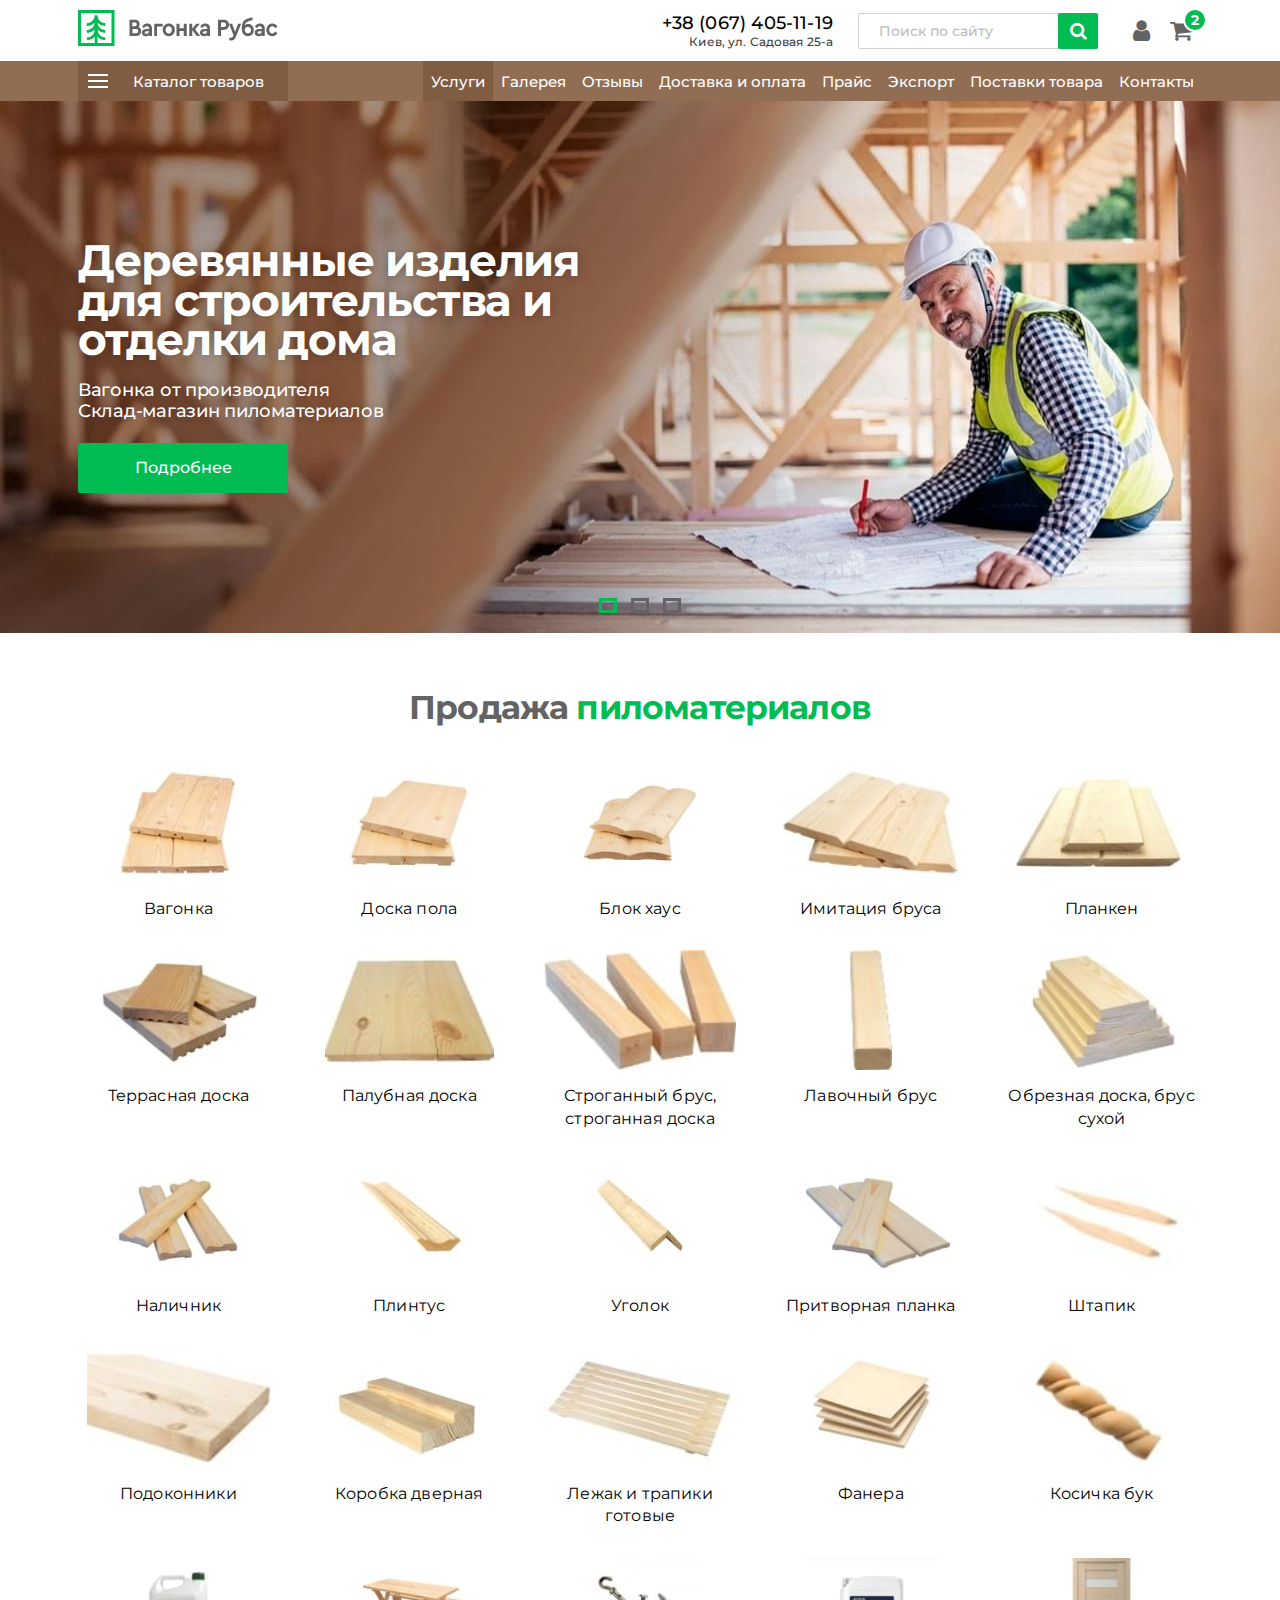
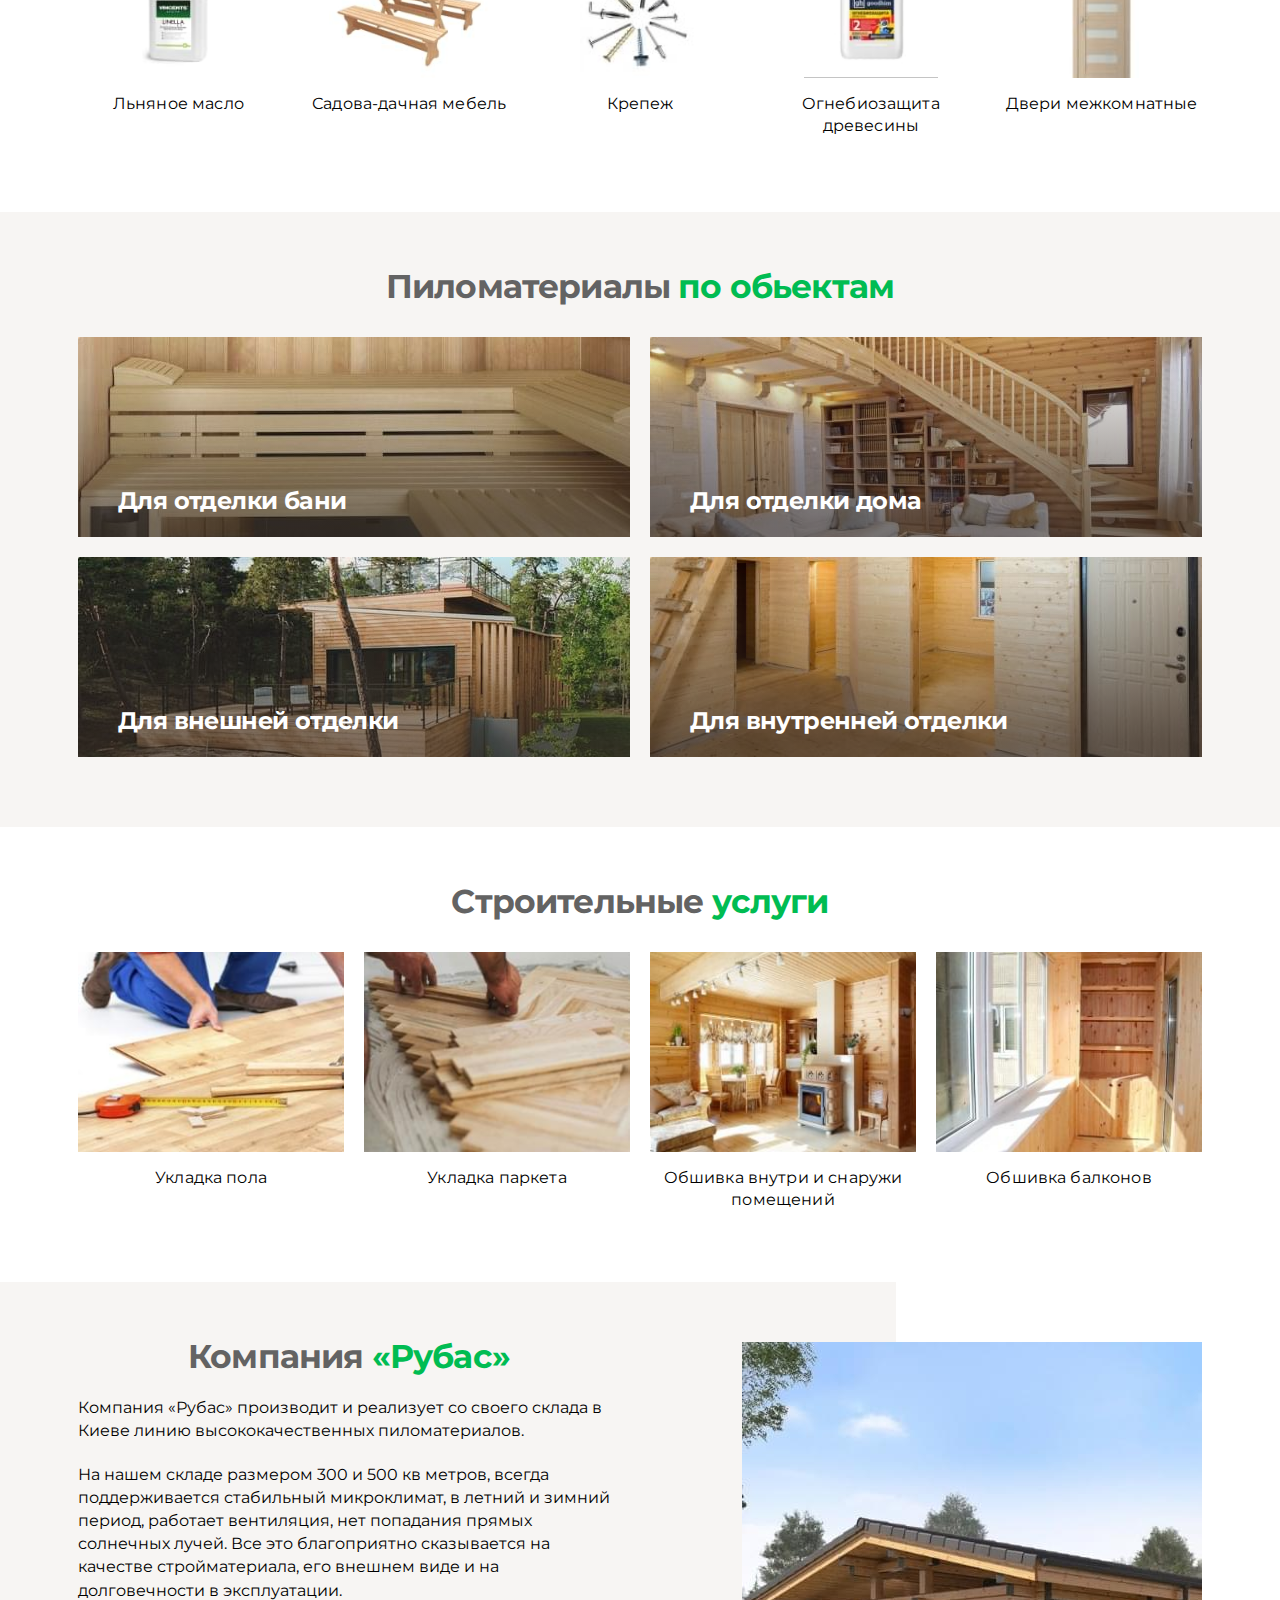
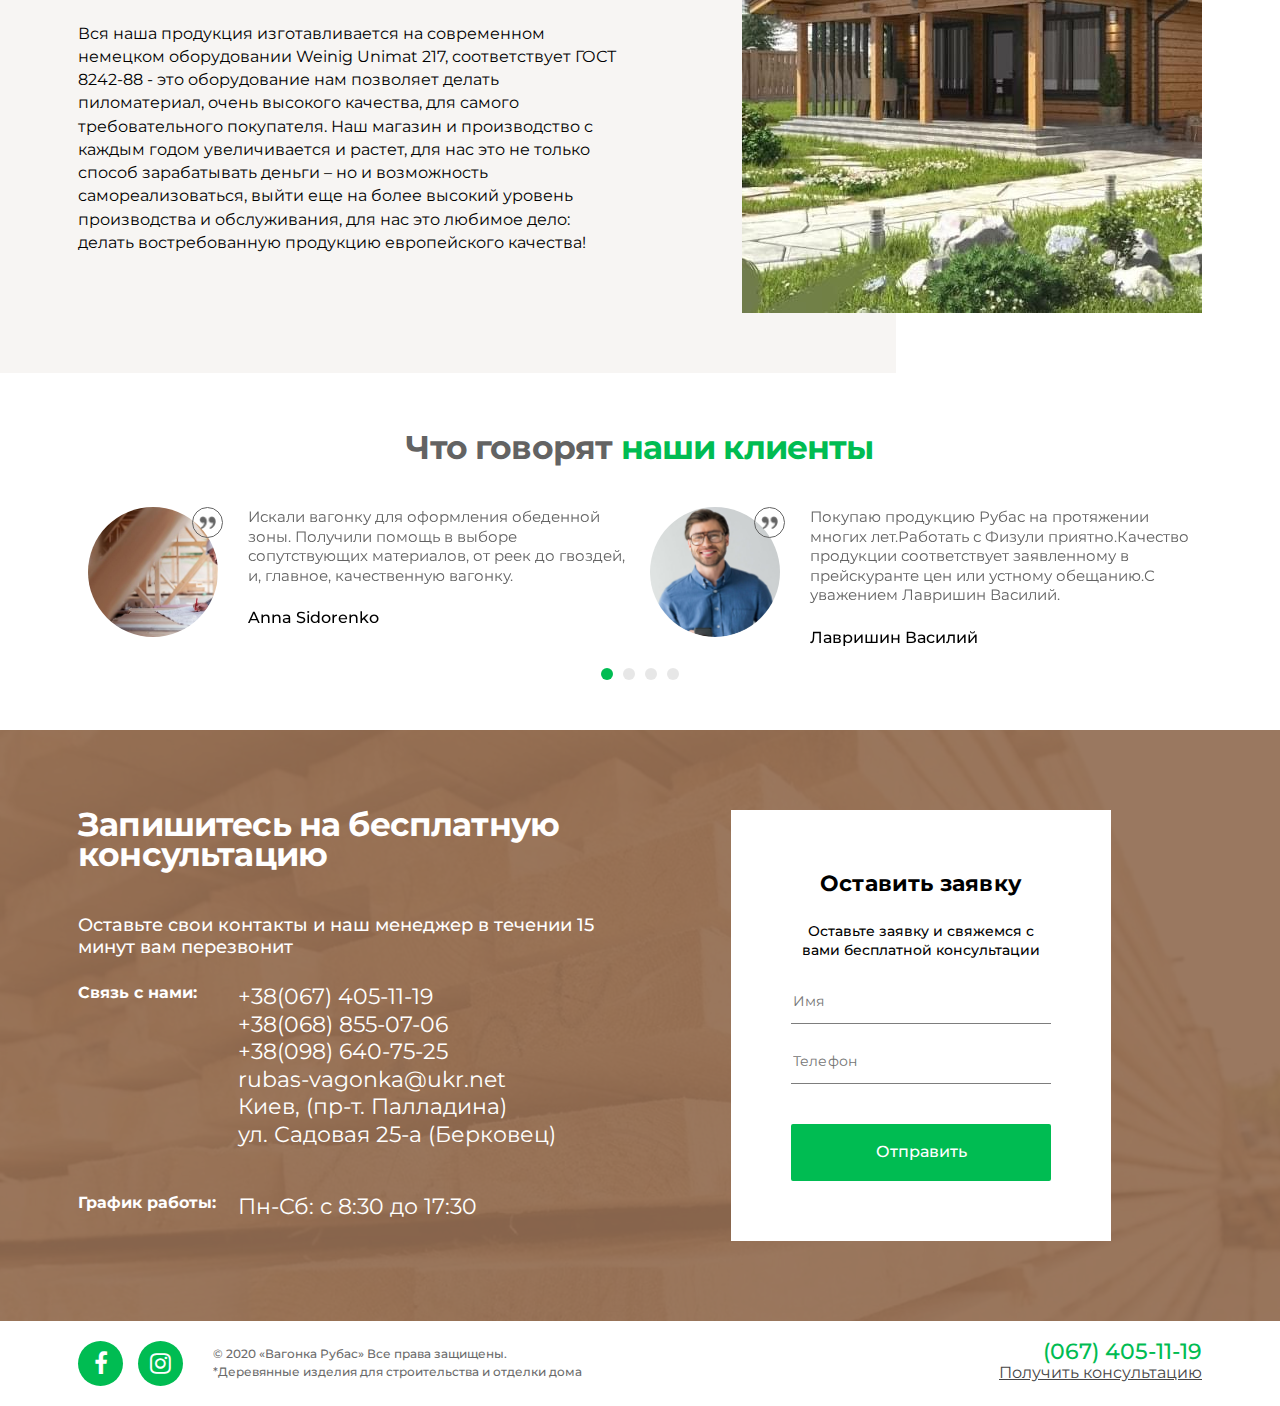
<file: index.html>
<!DOCTYPE html>
<html lang="ru">
<head>
    <meta charset="UTF-8">
<meta name="viewport" content="width=device-width, initial-scale=1.0">

<title>Вагонка Рубас</title>

<link rel="stylesheet" href="css/libs.css">
<link rel="stylesheet" href="css/main.css">
</head>
<body class="is-home">    
    <div id="page">
        <!-- Header -->
        <header class="header">
	<div id="nav" class="navbar">
		<div class="navbar__top">
			<div class="container">
				<div class="navbar__wrapper">
					<div class="navbar__logo">
						<a href="/" class="navbar__logo--link">
							<picture>
								<source media="(min-width: 481px)" srcset="img/logo.png">
								<img src="img/logo-mini.png" alt="Вагонка Рубас" class="navbar__logo--img">
							</picture>
						</a>
					</div>
					<div class="navbar__inner">
						<div class="navbar__phone">
							<a class="navbar__phone--link" data-fancybox href="#request-call">
								<i class="fa fa-phone"></i>
								+38 (067) 405-11-19
							</a>
							<p>Киев, ул. Садовая 25-а</p>
						</div>
						<div class="navbar__search">
							<div class="navbar__search-btn">
								<i class="fa fa-search"></i>
							</div>
							<form class="search" action="">
								<input type="search" name="" id="" placeholder="Поиск по сайту">
								<button type="submit"><i class="fa fa-search"></i></button>
							</form>
						</div>
						<!-- <div class="navbar__lang">
							<a class="navbar__lang--link"  href="#">УКР</a>
							<span class="navbar__lang--line"></span>
							<a class="navbar__lang--link lang-active" href="#">РУС</a>
						</div> -->
						<div class="navbar__panel">
							<a class="navbar__panel--link user"  href="#">
								<i class="fa fa-user"></i>
							</a>
							<a class="navbar__panel--link basket" href="#basket-shop">
								<i class="fa fa-shopping-cart"></i>
								<span>2</span>
							</a>
						</div>
					</div>
				</div>
			</div>
		</div>
		<div class="navbar__bottom">
			<div class="container">
				<div class="navbar__wrapper">
					<a class="navbar__categories" href="#navbar-categories">
						<div class="navbar__categories-collapse">
							<span></span>
						</div>
						<span class="navbar__categories-title">Каталог товаров</span>
					</a>
					<nav class="navbar__menu">
						<a href="#" class="navbar__menu--link navbar__menu--active">Услуги</a>
						<a href="#" class="navbar__menu--link">Галерея</a>
						<a href="#" class="navbar__menu--link">Отзывы</a>
						<a href="#" class="navbar__menu--link">Доставка и оплата</a>
						<a href="#" class="navbar__menu--link">Прайс</a>
						<a href="#" class="navbar__menu--link">Экспорт</a>
						<a href="#" class="navbar__menu--link">Поставки товара</a>
						<a href="#" class="navbar__menu--link">Контакты</a>
					</nav>
				</div>
			</div>
		</div>
	</div>
</header>
        <!-- /.Header -->
        <!-- Main -->
        <main id="main">
            <section class="home-slider">
    <div id="home-slider" class="home-slider__list">
        <div class="home-slider__item" style="background: url('img/home-slide-1.jpg');">
            <div class="container">
                <div class="home-slider__wrapper">
                    <h1 class="home-slider__title">Деревянные изделия для строительства и отделки дома</h1>
                    <p class="home-slider__subtitle">Вагонка от производителя<br>Склад-магазин пиломатериалов</p>
                    <a href="#" class="home-slider__btn btn">Подробнее</a>
                </div>
            </div>
        </div>
        <div class="home-slider__item" style="background: url('img/home-slide-1.jpg');">
            <div class="container">
                <div class="home-slider__wrapper">
                    <h1 class="home-slider__title">Деревянные изделия для строительства и отделки дома</h1>
                    <p class="home-slider__subtitle">Вагонка от производителя<br>Склад-магазин пиломатериалов</p>
                    <a href="#" class="home-slider__btn btn">Подробнее</a>
                </div>
            </div>
        </div>
        <div class="home-slider__item" style="background: url('img/home-slide-1.jpg');">
            <div class="container">
                <div class="home-slider__wrapper">
                    <h1 class="home-slider__title">Деревянные изделия для строительства и отделки дома</h1>
                    <p class="home-slider__subtitle">Вагонка от производителя<br>Склад-магазин пиломатериалов</p>
                    <a href="#" class="home-slider__btn btn">Подробнее</a>
                </div>
            </div>
        </div>
    </div>
</section>
            <section class="catalog">
    <div class="container">
        <div class="catalog__wrapper">
            <h2 class="catalog__title section-title">
                <span>Продажа</span>
                <span>пиломатериалов</span>
            </h2>
            <div class="catalog__list">
                <a class="catalog__item" href="#">
                    <div class="catalog__item-img"><img src="img/catalog/1.jpg" alt=""></div>
                    <div class="catalog__item-title">Вагонка</div>
                </a>
                <a class="catalog__item" href="#">
                    <div class="catalog__item-img"><img src="img/catalog/2.jpg" alt=""></div>
                    <div class="catalog__item-title">Доска пола</div>
                </a>
                <a class="catalog__item" href="#">
                    <div class="catalog__item-img"><img src="img/catalog/3.jpg" alt=""></div>
                    <div class="catalog__item-title">Блок хауc</div>
                </a>
                <a class="catalog__item" href="#">
                    <div class="catalog__item-img"><img src="img/catalog/4.jpg" alt=""></div>
                    <div class="catalog__item-title">Имитация бруса</div>
                </a>
                <a class="catalog__item" href="#">
                    <div class="catalog__item-img"><img src="img/catalog/5.jpg" alt=""></div>
                    <div class="catalog__item-title">Планкен</div>
                </a>
                <a class="catalog__item" href="#">
                    <div class="catalog__item-img"><img src="img/catalog/6.jpg" alt=""></div>
                    <div class="catalog__item-title">Террасная доска</div>
                </a>
                <a class="catalog__item" href="#">
                    <div class="catalog__item-img"><img src="img/catalog/7.jpg" alt=""></div>
                    <div class="catalog__item-title">Палубная доска</div>
                </a>
                <a class="catalog__item" href="#">
                    <div class="catalog__item-img"><img src="img/catalog/8.jpg" alt=""></div>
                    <div class="catalog__item-title">Строганный брус, строганная доска</div>
                </a>
                <a class="catalog__item" href="#">
                    <div class="catalog__item-img"><img src="img/catalog/9.jpg" alt=""></div>
                    <div class="catalog__item-title">Лавочный брус</div>
                </a>
                <a class="catalog__item" href="#">
                    <div class="catalog__item-img"><img src="img/catalog/10.jpg" alt=""></div>
                    <div class="catalog__item-title">Обрезная доска, брус сухой</div>
                </a>
                <a class="catalog__item" href="#">
                    <div class="catalog__item-img"><img src="img/catalog/11.jpg" alt=""></div>
                    <div class="catalog__item-title">Наличник</div>
                </a>
                <a class="catalog__item" href="#">
                    <div class="catalog__item-img"><img src="img/catalog/12.jpg" alt=""></div>
                    <div class="catalog__item-title">Плинтус</div>
                </a>
                <a class="catalog__item" href="#">
                    <div class="catalog__item-img"><img src="img/catalog/13.jpg" alt=""></div>
                    <div class="catalog__item-title">Уголок</div>
                </a>
                <a class="catalog__item" href="#">
                    <div class="catalog__item-img"><img src="img/catalog/14.jpg" alt=""></div>
                    <div class="catalog__item-title">Притворная планка</div>
                </a>
                <a class="catalog__item" href="#">
                    <div class="catalog__item-img"><img src="img/catalog/15.jpg" alt=""></div>
                    <div class="catalog__item-title">Штапик</div>
                </a>
                <a class="catalog__item" href="#">
                    <div class="catalog__item-img"><img src="img/catalog/16.jpg" alt=""></div>
                    <div class="catalog__item-title">Подоконники</div>
                </a>
                <a class="catalog__item" href="#">
                    <div class="catalog__item-img"><img src="img/catalog/17.jpg" alt=""></div>
                    <div class="catalog__item-title">Коробка дверная</div>
                </a>
                <a class="catalog__item" href="#">
                    <div class="catalog__item-img"><img src="img/catalog/18.jpg" alt=""></div>
                    <div class="catalog__item-title">Лежак и трапики готовые</div>
                </a>
                <a class="catalog__item" href="#">
                    <div class="catalog__item-img"><img src="img/catalog/19.jpg" alt=""></div>
                    <div class="catalog__item-title">Фанера</div>
                </a>
                <a class="catalog__item" href="#">
                    <div class="catalog__item-img"><img src="img/catalog/20.jpg" alt=""></div>
                    <div class="catalog__item-title">Косичка бук</div>
                </a>
                <a class="catalog__item" href="#">
                    <div class="catalog__item-img"><img src="img/catalog/21.jpg" alt=""></div>
                    <div class="catalog__item-title">Льняное масло</div>
                </a>
                <a class="catalog__item" href="#">
                    <div class="catalog__item-img"><img src="img/catalog/22.jpg" alt=""></div>
                    <div class="catalog__item-title">Садова-дачная мебель</div>
                </a>
                <a class="catalog__item" href="#">
                    <div class="catalog__item-img"><img src="img/catalog/23.jpg" alt=""></div>
                    <div class="catalog__item-title">Крепеж</div>
                </a>
                <a class="catalog__item" href="#">
                    <div class="catalog__item-img"><img src="img/catalog/24.jpg" alt=""></div>
                    <div class="catalog__item-title">Огнебиозащита древесины</div>
                </a>
                <a class="catalog__item" href="#">
                    <div class="catalog__item-img"><img src="img/catalog/25.jpg" alt=""></div>
                    <div class="catalog__item-title">Двери межкомнатные</div>
                </a>
            </div>
        </div>
    </div>
</section>
            <section class="objects">
    <div class="container">
        <div class="objects__wrapper">
            <h2 class="objects__title section-title">
                <span>Пиломатериалы</span>
                <span>по обьектам</span>
            </h2>
            <div class="objects__list">
                <a class="objects__item" href="#">
                    <div class="objects__item-bg" style="background: url('img/objects/1.jpg');">
                        <div class="overlay"></div>
                    </div>
                    <div class="objects__item-title">Для отделки бани</div>
                </a>
                <a class="objects__item" href="#">
                    <div class="objects__item-bg" style="background: url('img/objects/2.jpg');">
                        <div class="overlay"></div>
                    </div>
                    <div class="objects__item-title">Для отделки дома</div>
                </a>
                <a class="objects__item" href="#">
                    <div class="objects__item-bg" style="background: url('img/objects/3.jpg');">
                        <div class="overlay"></div>
                    </div>
                    <div class="objects__item-title">Для внешней отделки</div>
                </a>
                <a class="objects__item" href="#">
                    <div class="objects__item-bg" style="background: url('img/objects/4.jpg');">
                        <div class="overlay"></div>
                    </div>
                    <div class="objects__item-title">Для внутренней отделки</div>
                </a>
            </div>
        </div>
    </div>
</section>
            <section class="services">
    <div class="container">
        <div class="services__wrapper">
            <h2 class="services__title section-title">
                <span>Строительные</span>
                <span>услуги</span>
            </h2>
            <div class="services__list">
                <a class="services__item" href="#">
                    <div class="services__item-img"><img src="img/services/1.jpg" alt="Укладка пола"></div>
                    <div class="services__item-title">Укладка пола</div>
                </a>
                <a class="services__item" href="#">
                    <div class="services__item-img"><img src="img/services/2.jpg" alt="Укладка паркета"></div>
                    <div class="services__item-title">Укладка паркета</div>
                </a>
                <a class="services__item" href="#">
                    <div class="services__item-img"><img src="img/services/3.jpg" alt="Обшивка внутри и снаружи помещений"></div>
                    <div class="services__item-title">Обшивка внутри и снаружи помещений</div>
                </a>
                <a class="services__item" href="#">
                    <div class="services__item-img"><img src="img/services/4.jpg" alt="Обшивка балконов"></div>
                    <div class="services__item-title">Обшивка балконов</div>
                </a>
            </div>
        </div>
    </div>
</section>
            <section class="about">
    <div class="container">
        <div class="about__wrapper">
            <div class="about__text">
                <h2 class="about__title section-title">
                    <span>Компания</span>
                    <span>«Рубас»</span>
                </h2>
                <p>Компания «Рубас» производит и реализует со своего склада в Киеве линию высококачественных пиломатериалов.</p>
                <p>На нашем складе размером 300 и 500 кв метров, всегда поддерживается стабильный микроклимат, в летний и зимний период, работает вентиляция, нет попадания прямых солнечных лучей. Все это благоприятно сказывается на качестве стройматериала, его внешнем виде и на долговечности в эксплуатации.</p>
                <p>Вся наша продукция изготавливается на современном немецком оборудовании Weinig Unimat 217, соответствует ГОСТ 8242-88 - это оборудование нам позволяет делать пиломатериал, очень высокого качества, для самого требовательного покупателя. Наш магазин и производство с каждым годом увеличивается и растет, для нас это не только способ зарабатывать деньги – но и возможность самореализоваться, выйти еще на более высокий уровень производства и обслуживания, для нас это любимое дело: делать востребованную продукцию европейского качества!</p>
            </div>
            <div class="about__img">
                <img src="img/about-img.jpg" alt="">
            </div>
        </div>
    </div>
</section>
            <section class="reviews">
    <div class="container">
        <div class="reviews__Wrapper">
            <h2 class="reviews__title section-title">
                <span>Что говорят</span>
                <span>наши клиенты</span>
            </h2>
            <div id="reviews-slider" class="reviews__slider">
                <div class="reviews__slide">
                    <div class="reviews__slide-wrapper">
                        <div class="reviews__slide-photo">
                            <img src="img/home-slide-1.jpg">
                        </div>
                        <div class="reviews__slide-content">
                            <div class="reviews__slide-text">
                                <p>Искали вагонку для оформления обеденной зоны. Получили помощь в выборе сопутствующих материалов, от реек до гвоздей, и, главное, качественную вагонку.</p>
                            </div>
                            <div class="reviews__slide-author">Anna Sidorenko</div>
                        </div>
                    </div>
                </div>
                <div class="reviews__slide">
                    <div class="reviews__slide-wrapper">
                        <div class="reviews__slide-photo">
                            <img src="img/photo-2.png">
                        </div>
                        <div class="reviews__slide-content">
                            <div class="reviews__slide-text">
                                <p>Покупаю продукцию Рубас на протяжении многих лет.Работать с Физули приятно.Качество продукции соответствует заявленному в прейскуранте цен или устному обещанию.С уважением Лавришин Василий.</p>
                            </div>
                            <div class="reviews__slide-author">Лавришин Василий</div>
                        </div>
                    </div>
                </div>
                <div class="reviews__slide">
                    <div class="reviews__slide-wrapper">
                        <div class="reviews__slide-photo">
                            <img src="img/photo-1.png">
                        </div>
                        <div class="reviews__slide-content">
                            <div class="reviews__slide-text">
                                <p>Искали вагонку для оформления обеденной зоны. Получили помощь в выборе сопутствующих материалов, от реек до гвоздей, и, главное, качественную вагонку.</p>
                            </div>
                            <div class="reviews__slide-author">Anna Sidorenko</div>
                        </div>
                    </div>
                </div>
                <div class="reviews__slide">
                    <div class="reviews__slide-wrapper">
                        <div class="reviews__slide-photo">
                            <img src="img/photo-2.png">
                        </div>
                        <div class="reviews__slide-content">
                            <div class="reviews__slide-text">
                                <p>Покупаю продукцию Рубас на протяжении многих лет.Работать с Физули приятно.Качество продукции соответствует заявленному в прейскуранте цен или устному обещанию.С уважением Лавришин Василий.</p>
                            </div>
                            <div class="reviews__slide-author">Лавришин Василий</div>
                        </div>
                    </div>
                </div>
            </div>
        </div>
    </div>
</section>
            <section class="feedback"> 
    <div class="bg"></div>
    <div class="container">
        <div class="feedback-wrap">
            <div class="feedback__info">
                <h2 class="section-title feedback__title">Запишитесь на бесплатную консультацию</h2>
                <div class="feedback__text">
                    <p>Оставьте свои контакты и наш менеджер в течении 15 минут вам перезвонит</p>
                </div>
                <div class="feedback__contacts">
                    <span>Связь с нами:</span>
                    <ul>
                        <li>+38(067) 405-11-19</li>
                        <li>+38(068) 855-07-06</li>
                        <li>+38(098) 640-75-25</li>
                        <li>rubas-vagonka@ukr.net</li>
                        <li>Киев, (пр-т. Палладина)<br>ул. Садовая 25-а (Берковец)</li>
                    </ul>
                </div>
                <div class="feedback__schedule">
                    <span>График работы:</span>
                    <ul>
                        <li>Пн-Сб: с 8:30 до 17:30</li>
                    </ul>
                </div>
            </div>
            <div class="feedback__form">
                <form class="form">
                    <h6 class="form__title">Оставить заявку</h6>
                    <p class="form__subtitle">Оставьте заявку и свяжемся с вами бесплатной консультации</p>
                    <input type="text" id="" placeholder="Имя">
                    <input type="tel" id="" placeholder="Телефон">
                    <input class="btn" type="submit" value="Отправить">
                </form>
            </div>
        </div>
    </div>
</section>
        </main>
        <!-- /.Main -->
        <!-- Footer -->
        <footer class="footer">
    <div class="container">
        <div class="footer__wrapper">
            <div class="footer__social">
                <a href="#" class="footer__social--link">
                    <i class="fa fa-facebook"></i>
                </a>
                <a href="#" class="footer__social--link">
                    <i class="fa fa-instagram"></i>
                </a>
            </div>
            <div class="footer__text">
                <p>© 2020 «Вагонка Рубас» Все права защищены.</p>
                <p>*Деревянные изделия для строительства и отделки дома</p>
            </div>
            <div class="footer__modal">
                <span>(067) 405-11-19</span>
                <a class="footer__modal--link" data-fancybox href="#request-call">
                    <i class="fa fa-phone"></i>
                    Получить консультацию</a>
            </div>
        </div>
    </div>
</footer>
        <!-- /.Footer -->
    </div>
    <!-- Mmenu -->
    <div id="basket-shop" class="shop-menu">
    <div class="shop-menu__wrapper">
        <!--table-->
        <div class="item">
            <div class="item-img">
                <img src="img/catalog/1.jpg" alt="">
            </div>
            <div class="item-content">
                <div style="font-size:11px" class="code-inf">арт. №003100</div>
                <a href="#" class="item-title">Вагонка сосна евро с живым счк.0,08м.х0,013м.</a>
                <div class="item-content-total">
                    <span class="item-total-price">250 </span> x
                    <div class="product__cart_ plusminus22058 product__add" style="display:inline-block">

                        <button type="button" class="sub" onclick="minusc(this)">-</button>
                        <input type="text" value="2" name="qty" min="0" max="1000000" onkeypress="return testKey(event)"
                            onchange="cqitemIB(0, this.value);">
                        <button type="button" class="add" onclick="plusc(this)">+</button>
                    </div> = <span class="item-total-price">500 грн.</span>
                </div>
            </div>
            <div class="item-delete" id="deleFromBasket">
                <a class="item-delete-link" href="#" onclick="RemoveFromCart('1'); return false"><i
                        class="fa fa-trash"></i></a>
            </div>
        </div>
        <div class="item">
            <div class="item-img">
                <img src="img/catalog/2.jpg" alt="">
            </div>
            <div class="item-content">
                <div style="font-size:11px" class="code-inf">арт. №003100</div>
                <a href="#" class="item-title">Вагонка ольха евро с сучком. 0,08м.х0,014м.</a>
                <div class="item-content-total">
                    <span class="item-total-price">100 </span> x
                    <div class="product__cart_ plusminus22058 product__add" style="display:inline-block">

                        <button type="button" class="sub" onclick="minusc(this)">-</button>
                        <input type="text" value="3" name="qty" min="0" max="1000000" onkeypress="return testKey(event)"
                            onchange="cqitemIB(0, this.value);">
                        <button type="button" class="add" onclick="plusc(this)">+</button>
                    </div> = <span class="item-total-price">300 грн.</span>
                </div>
            </div>
            <div class="item-delete" id="deleFromBasket">
                <a class="item-delete-link" href="#" onclick="RemoveFromCart('1'); return false"><i
                        class="fa fa-trash"></i></a>
            </div>
        </div>
        <!--/table-->
        <hr>
        <div class="sum">
            <div class="sum-total">Сумма: <span>800 грн.</span></div>
            <div class="buttons">
                <button class="sum-btn inBasket qbo1click" onclick="openmodal();return false;">
                    <i class="fa fa-shopping-cart" aria-hidden="true"></i>
                    Быстрый заказ
                </button>
                <a href="oformlenie-pokupki.html" class="sum-btn do-order">
                    <i class="fa fa-check"></i>
                    Оформить
                </a>
            </div>
        </div>
    </div>
</div>
<div id="navbar-categories" class="categories-menu">
    <div class="categories-menu__wrapper">
        <ul class="categories-menu__list">
            <li class="categories-menu__item">
                <a class="categories-menu__link" href="#">
                    <div class="img"><img src="img/catalog/1.jpg" alt=""></div>
                    <div class="title">Вагонка</div>
                </a>
            </li>
            <li class="categories-menu__item">
                <a class="categories-menu__link" href="#">
                    <div class="img"><img src="img/catalog/2.jpg" alt=""></div>
                    <div class="title">Доска пола</div>
                </a>
            </li>
            <li class="categories-menu__item">
                <a class="categories-menu__link" href="#">
                    <div class="img"><img src="img/catalog/3.jpg" alt=""></div>
                    <div class="title">Блок хауc</div>
                </a>
            </li>
            <li class="categories-menu__item">
                <a class="categories-menu__link" href="#">
                    <div class="img"><img src="img/catalog/4.jpg" alt=""></div>
                    <div class="title">Имитация бруса</div>
                </a>
            </li>
            <li class="categories-menu__item">
                <a class="categories-menu__link" href="#">
                    <div class="img"><img src="img/catalog/5.jpg" alt=""></div>
                    <div class="title">Планкен</div>
                </a>
            </li>
            <li class="categories-menu__item">
                <a class="categories-menu__link" href="#">
                    <div class="img"><img src="img/catalog/6.jpg" alt=""></div>
                    <div class="title">Террасная доска</div>
                </a>
            </li>
            <li class="categories-menu__item">
                <a class="categories-menu__link" href="#">
                    <div class="img"><img src="img/catalog/7.jpg" alt=""></div>
                    <div class="title">Палубная доска</div>
                </a>
            </li>
            <li class="categories-menu__item">
                <a class="categories-menu__link" href="#">
                    <div class="img"><img src="img/catalog/8.jpg" alt=""></div>
                    <div class="title">Строганный брус, строганная доска</div>
                </a>
            </li>
            <li class="categories-menu__item">
                <a class="categories-menu__link" href="#">
                    <div class="img"><img src="img/catalog/9.jpg" alt=""></div>
                    <div class="title">Лавочный брус</div>
                </a>
            </li>
            <li class="categories-menu__item">
                <a class="categories-menu__link" href="#">
                    <div class="img"><img src="img/catalog/10.jpg" alt=""></div>
                    <div class="title">Обрезная доска, брус сухой</div>
                </a>
            </li>
            <li class="categories-menu__item">
                <a class="categories-menu__link" href="#">
                    <div class="img"><img src="img/catalog/11.jpg" alt=""></div>
                    <div class="title">Наличник</div>
                </a>
            </li>
            <li class="categories-menu__item">
                <a class="categories-menu__link" href="#">
                    <div class="img"><img src="img/catalog/12.jpg" alt=""></div>
                    <div class="title">Плинтус</div>
                </a>
            </li>
            <li class="categories-menu__item">
                <a class="categories-menu__link" href="#">
                    <div class="img"><img src="img/catalog/13.jpg" alt=""></div>
                    <div class="title">Уголок</div>
                </a>
            </li>
            <li class="categories-menu__item">
                <a class="categories-menu__link" href="#">
                    <div class="img"><img src="img/catalog/14.jpg" alt=""></div>
                    <div class="title">Притворная планка</div>
                </a>
            </li>
            <li class="categories-menu__item">
                <a class="categories-menu__link" href="#">
                    <div class="img"><img src="img/catalog/15.jpg" alt=""></div>
                    <div class="title">Штапик</div>
                </a>
            </li>
            <li class="categories-menu__item">
                <a class="categories-menu__link" href="#">
                    <div class="img"><img src="img/catalog/16.jpg" alt=""></div>
                    <div class="title">Подоконники</div>
                </a>
            </li>
            <li class="categories-menu__item">
                <a class="categories-menu__link" href="#">
                    <div class="img"><img src="img/catalog/17.jpg" alt=""></div>
                    <div class="title">Коробка дверная</div>
                </a>
            </li>
            <li class="categories-menu__item">
                <a class="categories-menu__link" href="#">
                    <div class="img"><img src="img/catalog/18.jpg" alt=""></div>
                    <div class="title">Лежак и трапики готовые</div>
                </a>
            </li>
            <li class="categories-menu__item">
                <a class="categories-menu__link" href="#">
                    <div class="img"><img src="img/catalog/19.jpg" alt=""></div>
                    <div class="title">Фанера</div>
                </a>
            </li>
            <li class="categories-menu__item">
                <a class="categories-menu__link" href="#">
                    <div class="img"><img src="img/catalog/20.jpg" alt=""></div>
                    <div class="title">Косичка бук</div>
                </a>
            </li>
            <li class="categories-menu__item">
                <a class="categories-menu__link" href="#">
                    <div class="img"><img src="img/catalog/21.jpg" alt=""></div>
                    <div class="title">Льняное масло</div>
                </a>
            </li>
            <li class="categories-menu__item">
                <a class="categories-menu__link" href="#">
                    <div class="img"><img src="img/catalog/22.jpg" alt=""></div>
                    <div class="title">Садова-дачная мебель</div>
                </a>
            </li>
            <li class="categories-menu__item">
                <a class="categories-menu__link" href="#">
                    <div class="img"><img src="img/catalog/23.jpg" alt=""></div>
                    <div class="title">Крепеж</div>
                </a>
            </li>
            <li class="categories-menu__item">
                <a class="categories-menu__link" href="#">
                    <div class="img"><img src="img/catalog/24.jpg" alt=""></div>
                    <div class="title">Огнебиозащита древесины</div>
                </a>
            </li>
            <li class="categories-menu__item">
                <a class="categories-menu__link" href="#">
                    <div class="img"><img src="img/catalog/25.jpg" alt=""></div>
                    <div class="title">Двери межкомнатные</div>
                </a>
            </li>
        </ul>
    </div>
</div>
    <!-- /.Mmenu -->
    <!-- Modal -->
    <!-- Заказать звонок -->
<div id="request-call" class="request-call modal-window">
    <h2>Заказать звонок</h2>
    <ul>
        <li><a href="#"><i class="fa fa-phone"></i>+38(067) 405-11-19</a></li>
        <li><a href="#"><i class="fa fa-phone"></i>+38(068) 855-07-06</a></li>
        <li><a href="#"><i class="fa fa-phone"></i>+38(098) 640-75-25</a></li>
    </ul>
    <form class="form">
        <input type="text" placeholder="Имя">
        <input type="tel" placeholder="Номер телефона">
        <input type="submit" placeholder="Отправить">
    </form>
</div>
    <!-- /.Modal -->
    <!-- JS -->
    <script src="js/libs.min.js"></script>
<script src="js/main.js"></script>
    <!-- /.JS -->
</body>
</html>
</file>
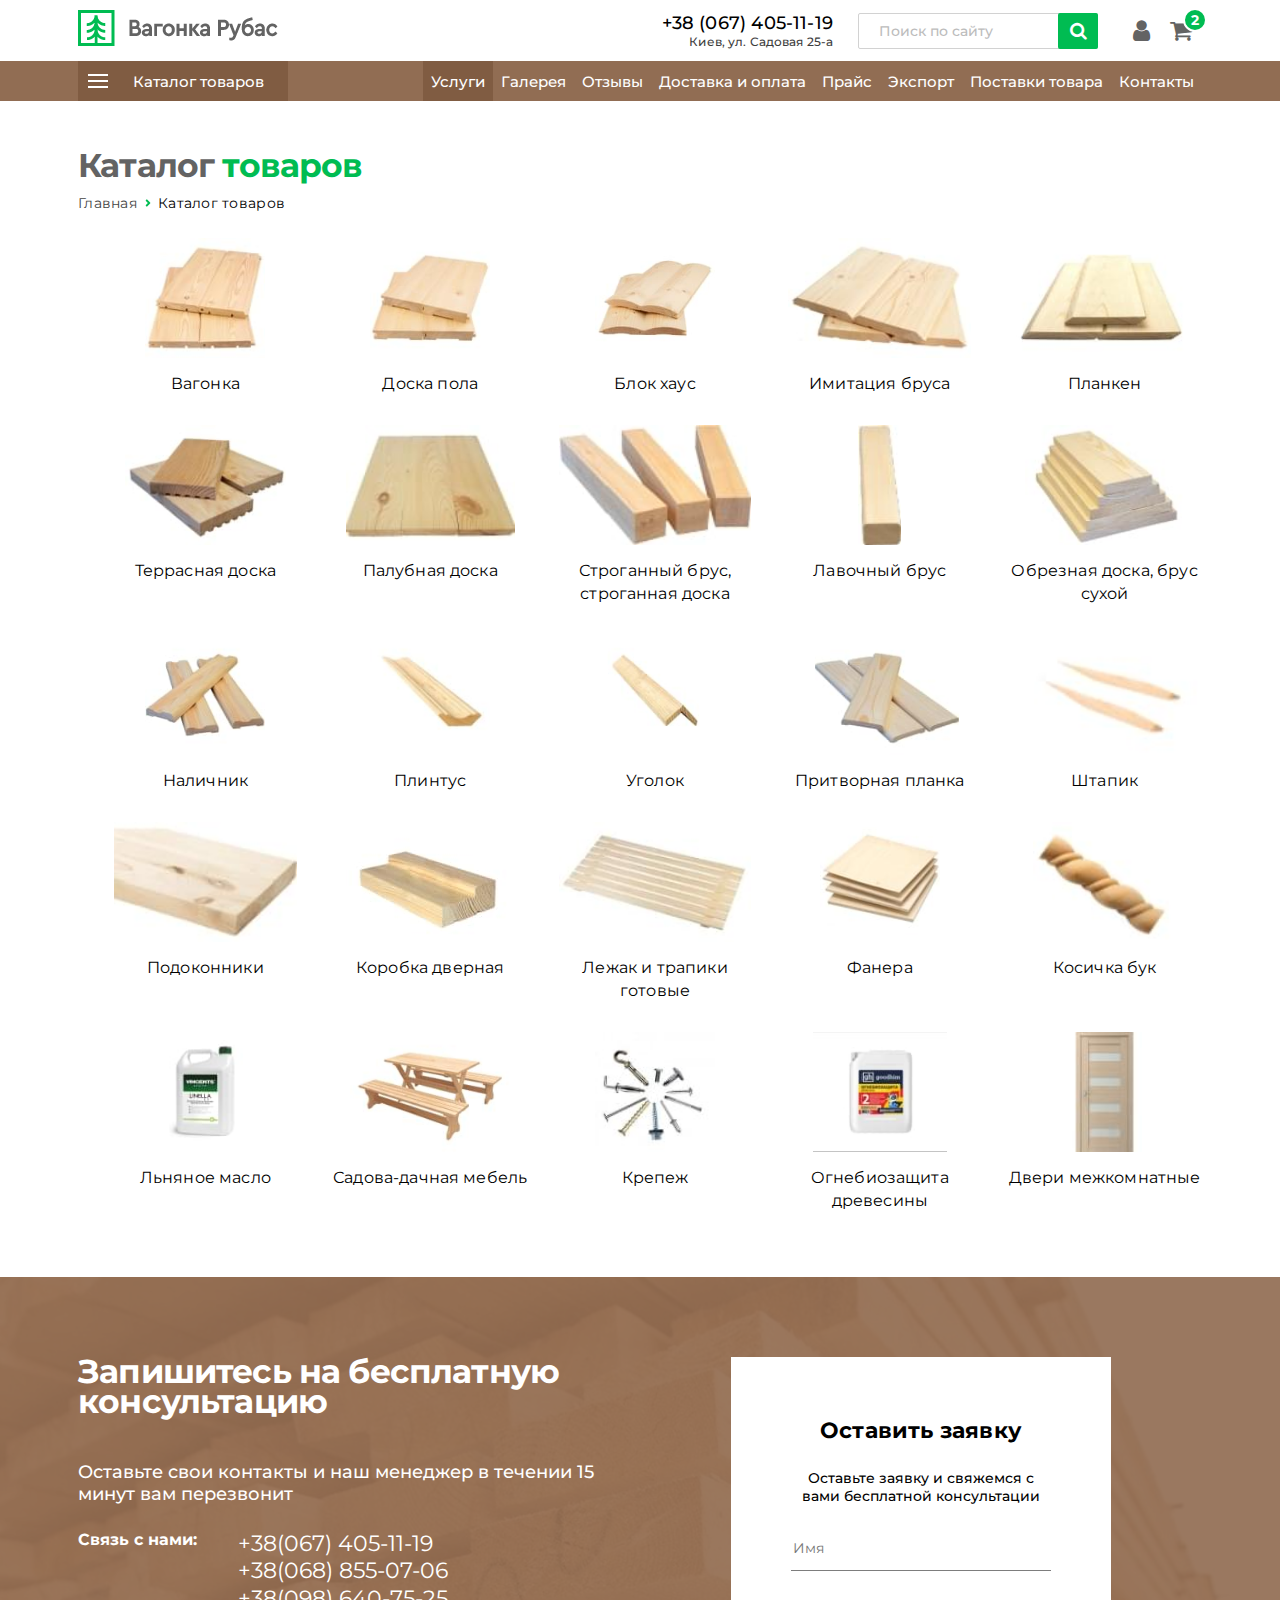
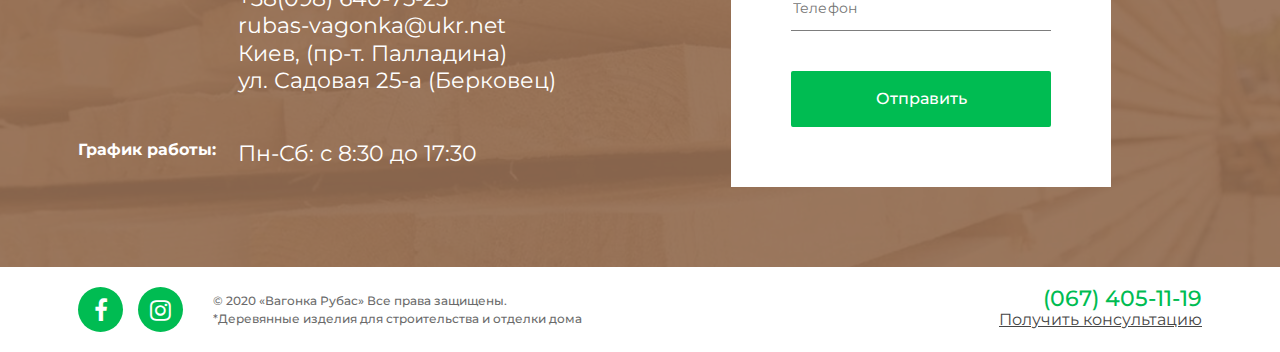
<file: catalog-1.html>
<!DOCTYPE html>
<html lang="ru">
<head>
    <meta charset="UTF-8">
<meta name="viewport" content="width=device-width, initial-scale=1.0">

<title>Вагонка Рубас</title>

<link rel="stylesheet" href="css/libs.css">
<link rel="stylesheet" href="css/main.css">
</head>
<body class="is-not-home">    
    <div id="page">
        <!-- Header -->
        <header class="header">
	<div id="nav" class="navbar">
		<div class="navbar__top">
			<div class="container">
				<div class="navbar__wrapper">
					<div class="navbar__logo">
						<a href="/" class="navbar__logo--link">
							<picture>
								<source media="(min-width: 481px)" srcset="img/logo.png">
								<img src="img/logo-mini.png" alt="Вагонка Рубас" class="navbar__logo--img">
							</picture>
						</a>
					</div>
					<div class="navbar__inner">
						<div class="navbar__phone">
							<a class="navbar__phone--link" data-fancybox href="#request-call">
								<i class="fa fa-phone"></i>
								+38 (067) 405-11-19
							</a>
							<p>Киев, ул. Садовая 25-а</p>
						</div>
						<div class="navbar__search">
							<div class="navbar__search-btn">
								<i class="fa fa-search"></i>
							</div>
							<form class="search" action="">
								<input type="search" name="" id="" placeholder="Поиск по сайту">
								<button type="submit"><i class="fa fa-search"></i></button>
							</form>
						</div>
						<!-- <div class="navbar__lang">
							<a class="navbar__lang--link"  href="#">УКР</a>
							<span class="navbar__lang--line"></span>
							<a class="navbar__lang--link lang-active" href="#">РУС</a>
						</div> -->
						<div class="navbar__panel">
							<a class="navbar__panel--link user"  href="#">
								<i class="fa fa-user"></i>
							</a>
							<a class="navbar__panel--link basket" href="#basket-shop">
								<i class="fa fa-shopping-cart"></i>
								<span>2</span>
							</a>
						</div>
					</div>
				</div>
			</div>
		</div>
		<div class="navbar__bottom">
			<div class="container">
				<div class="navbar__wrapper">
					<a class="navbar__categories" href="#navbar-categories">
						<div class="navbar__categories-collapse">
							<span></span>
						</div>
						<span class="navbar__categories-title">Каталог товаров</span>
					</a>
					<nav class="navbar__menu">
						<a href="#" class="navbar__menu--link navbar__menu--active">Услуги</a>
						<a href="#" class="navbar__menu--link">Галерея</a>
						<a href="#" class="navbar__menu--link">Отзывы</a>
						<a href="#" class="navbar__menu--link">Доставка и оплата</a>
						<a href="#" class="navbar__menu--link">Прайс</a>
						<a href="#" class="navbar__menu--link">Экспорт</a>
						<a href="#" class="navbar__menu--link">Поставки товара</a>
						<a href="#" class="navbar__menu--link">Контакты</a>
					</nav>
				</div>
			</div>
		</div>
	</div>
</header>
        <!-- /.Header -->
        <!-- Main -->
        <main id="main">
            <div class="page no-aside">
                <div class="container">
                    <h2 class="page__title section-title">
                        <span>Каталог</span>
                        <span>товаров</span>
                    </h2>
                    <div class="breadcrumb">
    <ul class="breadcrumb__list">
        <li class="breadcrumb__list--item"><a class="breadcrumb__list--link" href="#">Главная</a></li>
        <li class="breadcrumb__list--item">Каталог товаров</li>
      </ul>
</div>
                    <div class="page__wrapper">
                        <div class="page__main">
                            <div class="catalog__list">
                                <a class="catalog__item" href="#">
                                    <div class="catalog__item-img"><img src="img/catalog/1.jpg" alt=""></div>
                                    <div class="catalog__item-title">Вагонка</div>
                                </a>
                                <a class="catalog__item" href="#">
                                    <div class="catalog__item-img"><img src="img/catalog/2.jpg" alt=""></div>
                                    <div class="catalog__item-title">Доска пола</div>
                                </a>
                                <a class="catalog__item" href="#">
                                    <div class="catalog__item-img"><img src="img/catalog/3.jpg" alt=""></div>
                                    <div class="catalog__item-title">Блок хауc</div>
                                </a>
                                <a class="catalog__item" href="#">
                                    <div class="catalog__item-img"><img src="img/catalog/4.jpg" alt=""></div>
                                    <div class="catalog__item-title">Имитация бруса</div>
                                </a>
                                <a class="catalog__item" href="#">
                                    <div class="catalog__item-img"><img src="img/catalog/5.jpg" alt=""></div>
                                    <div class="catalog__item-title">Планкен</div>
                                </a>
                                <a class="catalog__item" href="#">
                                    <div class="catalog__item-img"><img src="img/catalog/6.jpg" alt=""></div>
                                    <div class="catalog__item-title">Террасная доска</div>
                                </a>
                                <a class="catalog__item" href="#">
                                    <div class="catalog__item-img"><img src="img/catalog/7.jpg" alt=""></div>
                                    <div class="catalog__item-title">Палубная доска</div>
                                </a>
                                <a class="catalog__item" href="#">
                                    <div class="catalog__item-img"><img src="img/catalog/8.jpg" alt=""></div>
                                    <div class="catalog__item-title">Строганный брус, строганная доска</div>
                                </a>
                                <a class="catalog__item" href="#">
                                    <div class="catalog__item-img"><img src="img/catalog/9.jpg" alt=""></div>
                                    <div class="catalog__item-title">Лавочный брус</div>
                                </a>
                                <a class="catalog__item" href="#">
                                    <div class="catalog__item-img"><img src="img/catalog/10.jpg" alt=""></div>
                                    <div class="catalog__item-title">Обрезная доска, брус сухой</div>
                                </a>
                                <a class="catalog__item" href="#">
                                    <div class="catalog__item-img"><img src="img/catalog/11.jpg" alt=""></div>
                                    <div class="catalog__item-title">Наличник</div>
                                </a>
                                <a class="catalog__item" href="#">
                                    <div class="catalog__item-img"><img src="img/catalog/12.jpg" alt=""></div>
                                    <div class="catalog__item-title">Плинтус</div>
                                </a>
                                <a class="catalog__item" href="#">
                                    <div class="catalog__item-img"><img src="img/catalog/13.jpg" alt=""></div>
                                    <div class="catalog__item-title">Уголок</div>
                                </a>
                                <a class="catalog__item" href="#">
                                    <div class="catalog__item-img"><img src="img/catalog/14.jpg" alt=""></div>
                                    <div class="catalog__item-title">Притворная планка</div>
                                </a>
                                <a class="catalog__item" href="#">
                                    <div class="catalog__item-img"><img src="img/catalog/15.jpg" alt=""></div>
                                    <div class="catalog__item-title">Штапик</div>
                                </a>
                                <a class="catalog__item" href="#">
                                    <div class="catalog__item-img"><img src="img/catalog/16.jpg" alt=""></div>
                                    <div class="catalog__item-title">Подоконники</div>
                                </a>
                                <a class="catalog__item" href="#">
                                    <div class="catalog__item-img"><img src="img/catalog/17.jpg" alt=""></div>
                                    <div class="catalog__item-title">Коробка дверная</div>
                                </a>
                                <a class="catalog__item" href="#">
                                    <div class="catalog__item-img"><img src="img/catalog/18.jpg" alt=""></div>
                                    <div class="catalog__item-title">Лежак и трапики готовые</div>
                                </a>
                                <a class="catalog__item" href="#">
                                    <div class="catalog__item-img"><img src="img/catalog/19.jpg" alt=""></div>
                                    <div class="catalog__item-title">Фанера</div>
                                </a>
                                <a class="catalog__item" href="#">
                                    <div class="catalog__item-img"><img src="img/catalog/20.jpg" alt=""></div>
                                    <div class="catalog__item-title">Косичка бук</div>
                                </a>
                                <a class="catalog__item" href="#">
                                    <div class="catalog__item-img"><img src="img/catalog/21.jpg" alt=""></div>
                                    <div class="catalog__item-title">Льняное масло</div>
                                </a>
                                <a class="catalog__item" href="#">
                                    <div class="catalog__item-img"><img src="img/catalog/22.jpg" alt=""></div>
                                    <div class="catalog__item-title">Садова-дачная мебель</div>
                                </a>
                                <a class="catalog__item" href="#">
                                    <div class="catalog__item-img"><img src="img/catalog/23.jpg" alt=""></div>
                                    <div class="catalog__item-title">Крепеж</div>
                                </a>
                                <a class="catalog__item" href="#">
                                    <div class="catalog__item-img"><img src="img/catalog/24.jpg" alt=""></div>
                                    <div class="catalog__item-title">Огнебиозащита древесины</div>
                                </a>
                                <a class="catalog__item" href="#">
                                    <div class="catalog__item-img"><img src="img/catalog/25.jpg" alt=""></div>
                                    <div class="catalog__item-title">Двери межкомнатные</div>
                                </a>
                            </div>
                        </div>
                    </div>
                </div>
            </div>
            <section class="feedback"> 
    <div class="bg"></div>
    <div class="container">
        <div class="feedback-wrap">
            <div class="feedback__info">
                <h2 class="section-title feedback__title">Запишитесь на бесплатную консультацию</h2>
                <div class="feedback__text">
                    <p>Оставьте свои контакты и наш менеджер в течении 15 минут вам перезвонит</p>
                </div>
                <div class="feedback__contacts">
                    <span>Связь с нами:</span>
                    <ul>
                        <li>+38(067) 405-11-19</li>
                        <li>+38(068) 855-07-06</li>
                        <li>+38(098) 640-75-25</li>
                        <li>rubas-vagonka@ukr.net</li>
                        <li>Киев, (пр-т. Палладина)<br>ул. Садовая 25-а (Берковец)</li>
                    </ul>
                </div>
                <div class="feedback__schedule">
                    <span>График работы:</span>
                    <ul>
                        <li>Пн-Сб: с 8:30 до 17:30</li>
                    </ul>
                </div>
            </div>
            <div class="feedback__form">
                <form class="form">
                    <h6 class="form__title">Оставить заявку</h6>
                    <p class="form__subtitle">Оставьте заявку и свяжемся с вами бесплатной консультации</p>
                    <input type="text" id="" placeholder="Имя">
                    <input type="tel" id="" placeholder="Телефон">
                    <input class="btn" type="submit" value="Отправить">
                </form>
            </div>
        </div>
    </div>
</section>
        </main>
        <!-- /.Main -->
        <!-- Footer -->
        <footer class="footer">
    <div class="container">
        <div class="footer__wrapper">
            <div class="footer__social">
                <a href="#" class="footer__social--link">
                    <i class="fa fa-facebook"></i>
                </a>
                <a href="#" class="footer__social--link">
                    <i class="fa fa-instagram"></i>
                </a>
            </div>
            <div class="footer__text">
                <p>© 2020 «Вагонка Рубас» Все права защищены.</p>
                <p>*Деревянные изделия для строительства и отделки дома</p>
            </div>
            <div class="footer__modal">
                <span>(067) 405-11-19</span>
                <a class="footer__modal--link" data-fancybox href="#request-call">
                    <i class="fa fa-phone"></i>
                    Получить консультацию</a>
            </div>
        </div>
    </div>
</footer>
        <!-- /.Footer -->
    </div>
    <!-- Mmenu -->
    <div id="basket-shop" class="shop-menu">
    <div class="shop-menu__wrapper">
        <!--table-->
        <div class="item">
            <div class="item-img">
                <img src="img/catalog/1.jpg" alt="">
            </div>
            <div class="item-content">
                <div style="font-size:11px" class="code-inf">арт. №003100</div>
                <a href="#" class="item-title">Вагонка сосна евро с живым счк.0,08м.х0,013м.</a>
                <div class="item-content-total">
                    <span class="item-total-price">250 </span> x
                    <div class="product__cart_ plusminus22058 product__add" style="display:inline-block">

                        <button type="button" class="sub" onclick="minusc(this)">-</button>
                        <input type="text" value="2" name="qty" min="0" max="1000000" onkeypress="return testKey(event)"
                            onchange="cqitemIB(0, this.value);">
                        <button type="button" class="add" onclick="plusc(this)">+</button>
                    </div> = <span class="item-total-price">500 грн.</span>
                </div>
            </div>
            <div class="item-delete" id="deleFromBasket">
                <a class="item-delete-link" href="#" onclick="RemoveFromCart('1'); return false"><i
                        class="fa fa-trash"></i></a>
            </div>
        </div>
        <div class="item">
            <div class="item-img">
                <img src="img/catalog/2.jpg" alt="">
            </div>
            <div class="item-content">
                <div style="font-size:11px" class="code-inf">арт. №003100</div>
                <a href="#" class="item-title">Вагонка ольха евро с сучком. 0,08м.х0,014м.</a>
                <div class="item-content-total">
                    <span class="item-total-price">100 </span> x
                    <div class="product__cart_ plusminus22058 product__add" style="display:inline-block">

                        <button type="button" class="sub" onclick="minusc(this)">-</button>
                        <input type="text" value="3" name="qty" min="0" max="1000000" onkeypress="return testKey(event)"
                            onchange="cqitemIB(0, this.value);">
                        <button type="button" class="add" onclick="plusc(this)">+</button>
                    </div> = <span class="item-total-price">300 грн.</span>
                </div>
            </div>
            <div class="item-delete" id="deleFromBasket">
                <a class="item-delete-link" href="#" onclick="RemoveFromCart('1'); return false"><i
                        class="fa fa-trash"></i></a>
            </div>
        </div>
        <!--/table-->
        <hr>
        <div class="sum">
            <div class="sum-total">Сумма: <span>800 грн.</span></div>
            <div class="buttons">
                <button class="sum-btn inBasket qbo1click" onclick="openmodal();return false;">
                    <i class="fa fa-shopping-cart" aria-hidden="true"></i>
                    Быстрый заказ
                </button>
                <a href="oformlenie-pokupki.html" class="sum-btn do-order">
                    <i class="fa fa-check"></i>
                    Оформить
                </a>
            </div>
        </div>
    </div>
</div>
<div id="navbar-categories" class="categories-menu">
    <div class="categories-menu__wrapper">
        <ul class="categories-menu__list">
            <li class="categories-menu__item">
                <a class="categories-menu__link" href="#">
                    <div class="img"><img src="img/catalog/1.jpg" alt=""></div>
                    <div class="title">Вагонка</div>
                </a>
            </li>
            <li class="categories-menu__item">
                <a class="categories-menu__link" href="#">
                    <div class="img"><img src="img/catalog/2.jpg" alt=""></div>
                    <div class="title">Доска пола</div>
                </a>
            </li>
            <li class="categories-menu__item">
                <a class="categories-menu__link" href="#">
                    <div class="img"><img src="img/catalog/3.jpg" alt=""></div>
                    <div class="title">Блок хауc</div>
                </a>
            </li>
            <li class="categories-menu__item">
                <a class="categories-menu__link" href="#">
                    <div class="img"><img src="img/catalog/4.jpg" alt=""></div>
                    <div class="title">Имитация бруса</div>
                </a>
            </li>
            <li class="categories-menu__item">
                <a class="categories-menu__link" href="#">
                    <div class="img"><img src="img/catalog/5.jpg" alt=""></div>
                    <div class="title">Планкен</div>
                </a>
            </li>
            <li class="categories-menu__item">
                <a class="categories-menu__link" href="#">
                    <div class="img"><img src="img/catalog/6.jpg" alt=""></div>
                    <div class="title">Террасная доска</div>
                </a>
            </li>
            <li class="categories-menu__item">
                <a class="categories-menu__link" href="#">
                    <div class="img"><img src="img/catalog/7.jpg" alt=""></div>
                    <div class="title">Палубная доска</div>
                </a>
            </li>
            <li class="categories-menu__item">
                <a class="categories-menu__link" href="#">
                    <div class="img"><img src="img/catalog/8.jpg" alt=""></div>
                    <div class="title">Строганный брус, строганная доска</div>
                </a>
            </li>
            <li class="categories-menu__item">
                <a class="categories-menu__link" href="#">
                    <div class="img"><img src="img/catalog/9.jpg" alt=""></div>
                    <div class="title">Лавочный брус</div>
                </a>
            </li>
            <li class="categories-menu__item">
                <a class="categories-menu__link" href="#">
                    <div class="img"><img src="img/catalog/10.jpg" alt=""></div>
                    <div class="title">Обрезная доска, брус сухой</div>
                </a>
            </li>
            <li class="categories-menu__item">
                <a class="categories-menu__link" href="#">
                    <div class="img"><img src="img/catalog/11.jpg" alt=""></div>
                    <div class="title">Наличник</div>
                </a>
            </li>
            <li class="categories-menu__item">
                <a class="categories-menu__link" href="#">
                    <div class="img"><img src="img/catalog/12.jpg" alt=""></div>
                    <div class="title">Плинтус</div>
                </a>
            </li>
            <li class="categories-menu__item">
                <a class="categories-menu__link" href="#">
                    <div class="img"><img src="img/catalog/13.jpg" alt=""></div>
                    <div class="title">Уголок</div>
                </a>
            </li>
            <li class="categories-menu__item">
                <a class="categories-menu__link" href="#">
                    <div class="img"><img src="img/catalog/14.jpg" alt=""></div>
                    <div class="title">Притворная планка</div>
                </a>
            </li>
            <li class="categories-menu__item">
                <a class="categories-menu__link" href="#">
                    <div class="img"><img src="img/catalog/15.jpg" alt=""></div>
                    <div class="title">Штапик</div>
                </a>
            </li>
            <li class="categories-menu__item">
                <a class="categories-menu__link" href="#">
                    <div class="img"><img src="img/catalog/16.jpg" alt=""></div>
                    <div class="title">Подоконники</div>
                </a>
            </li>
            <li class="categories-menu__item">
                <a class="categories-menu__link" href="#">
                    <div class="img"><img src="img/catalog/17.jpg" alt=""></div>
                    <div class="title">Коробка дверная</div>
                </a>
            </li>
            <li class="categories-menu__item">
                <a class="categories-menu__link" href="#">
                    <div class="img"><img src="img/catalog/18.jpg" alt=""></div>
                    <div class="title">Лежак и трапики готовые</div>
                </a>
            </li>
            <li class="categories-menu__item">
                <a class="categories-menu__link" href="#">
                    <div class="img"><img src="img/catalog/19.jpg" alt=""></div>
                    <div class="title">Фанера</div>
                </a>
            </li>
            <li class="categories-menu__item">
                <a class="categories-menu__link" href="#">
                    <div class="img"><img src="img/catalog/20.jpg" alt=""></div>
                    <div class="title">Косичка бук</div>
                </a>
            </li>
            <li class="categories-menu__item">
                <a class="categories-menu__link" href="#">
                    <div class="img"><img src="img/catalog/21.jpg" alt=""></div>
                    <div class="title">Льняное масло</div>
                </a>
            </li>
            <li class="categories-menu__item">
                <a class="categories-menu__link" href="#">
                    <div class="img"><img src="img/catalog/22.jpg" alt=""></div>
                    <div class="title">Садова-дачная мебель</div>
                </a>
            </li>
            <li class="categories-menu__item">
                <a class="categories-menu__link" href="#">
                    <div class="img"><img src="img/catalog/23.jpg" alt=""></div>
                    <div class="title">Крепеж</div>
                </a>
            </li>
            <li class="categories-menu__item">
                <a class="categories-menu__link" href="#">
                    <div class="img"><img src="img/catalog/24.jpg" alt=""></div>
                    <div class="title">Огнебиозащита древесины</div>
                </a>
            </li>
            <li class="categories-menu__item">
                <a class="categories-menu__link" href="#">
                    <div class="img"><img src="img/catalog/25.jpg" alt=""></div>
                    <div class="title">Двери межкомнатные</div>
                </a>
            </li>
        </ul>
    </div>
</div>
    <!-- /.Mmenu -->
    <!-- Modal -->
    <!-- Заказать звонок -->
<div id="request-call" class="request-call modal-window">
    <h2>Заказать звонок</h2>
    <ul>
        <li><a href="#"><i class="fa fa-phone"></i>+38(067) 405-11-19</a></li>
        <li><a href="#"><i class="fa fa-phone"></i>+38(068) 855-07-06</a></li>
        <li><a href="#"><i class="fa fa-phone"></i>+38(098) 640-75-25</a></li>
    </ul>
    <form class="form">
        <input type="text" placeholder="Имя">
        <input type="tel" placeholder="Номер телефона">
        <input type="submit" placeholder="Отправить">
    </form>
</div>
    <!-- /.Modal -->
    <!-- JS -->
    <script src="js/libs.min.js"></script>
<script src="js/main.js"></script>
    <!-- /.JS -->
</body>
</html>
</file>
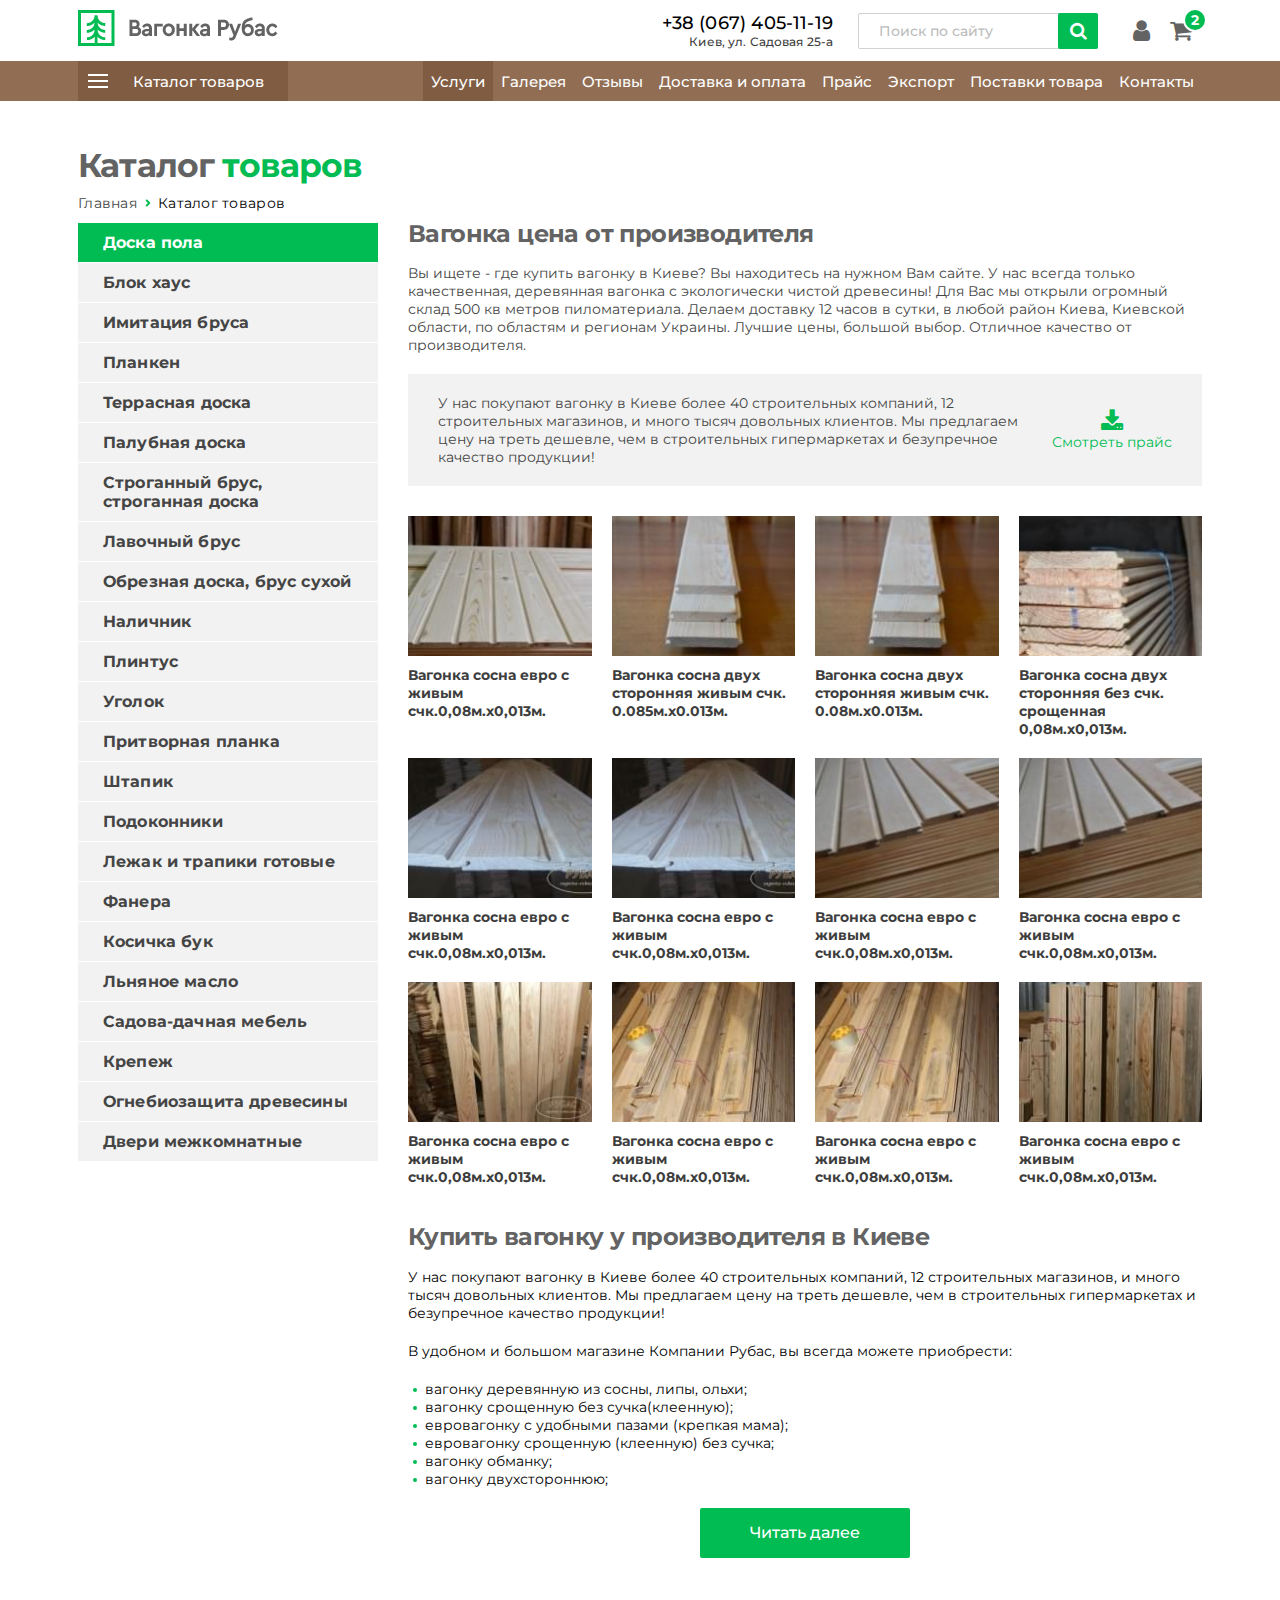
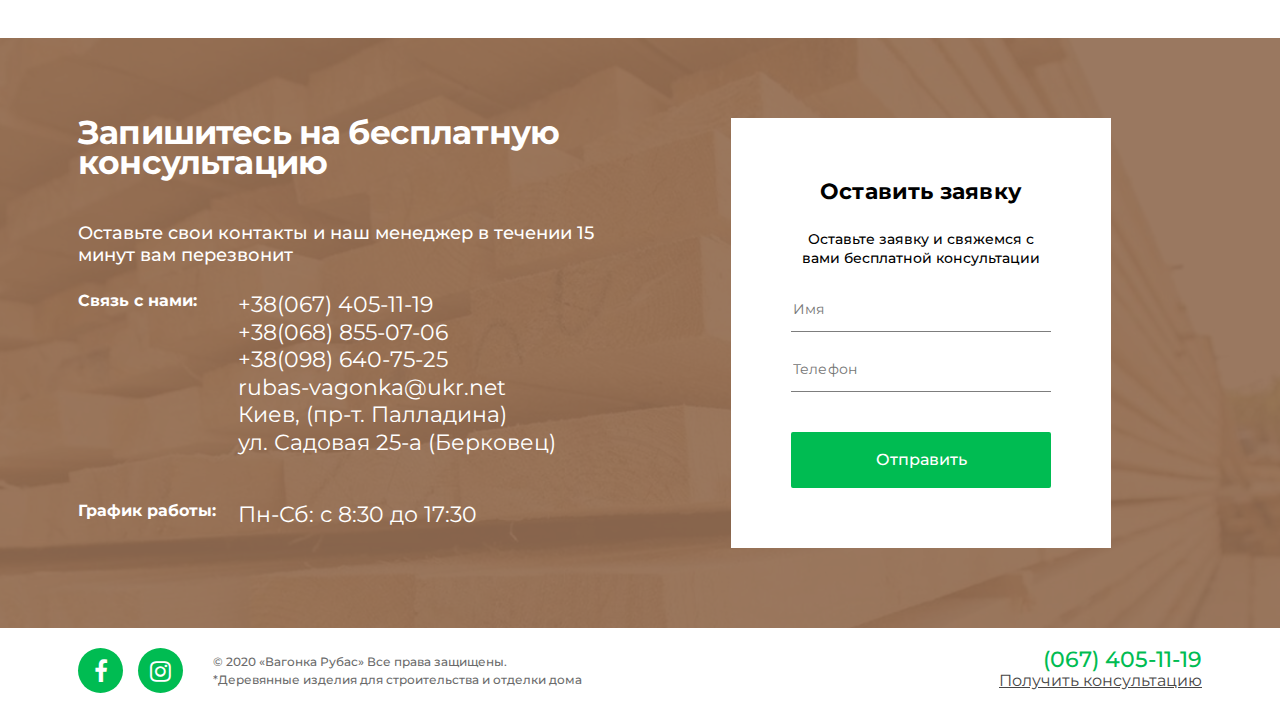
<file: catalog-2.html>
<!DOCTYPE html>
<html lang="ru">
<head>
    <meta charset="UTF-8">
<meta name="viewport" content="width=device-width, initial-scale=1.0">

<title>Вагонка Рубас</title>

<link rel="stylesheet" href="css/libs.css">
<link rel="stylesheet" href="css/main.css">
</head>
<body class="is-not-home">    
    <div id="page">
        <!-- Header -->
        <header class="header">
	<div id="nav" class="navbar">
		<div class="navbar__top">
			<div class="container">
				<div class="navbar__wrapper">
					<div class="navbar__logo">
						<a href="/" class="navbar__logo--link">
							<picture>
								<source media="(min-width: 481px)" srcset="img/logo.png">
								<img src="img/logo-mini.png" alt="Вагонка Рубас" class="navbar__logo--img">
							</picture>
						</a>
					</div>
					<div class="navbar__inner">
						<div class="navbar__phone">
							<a class="navbar__phone--link" data-fancybox href="#request-call">
								<i class="fa fa-phone"></i>
								+38 (067) 405-11-19
							</a>
							<p>Киев, ул. Садовая 25-а</p>
						</div>
						<div class="navbar__search">
							<div class="navbar__search-btn">
								<i class="fa fa-search"></i>
							</div>
							<form class="search" action="">
								<input type="search" name="" id="" placeholder="Поиск по сайту">
								<button type="submit"><i class="fa fa-search"></i></button>
							</form>
						</div>
						<!-- <div class="navbar__lang">
							<a class="navbar__lang--link"  href="#">УКР</a>
							<span class="navbar__lang--line"></span>
							<a class="navbar__lang--link lang-active" href="#">РУС</a>
						</div> -->
						<div class="navbar__panel">
							<a class="navbar__panel--link user"  href="#">
								<i class="fa fa-user"></i>
							</a>
							<a class="navbar__panel--link basket" href="#basket-shop">
								<i class="fa fa-shopping-cart"></i>
								<span>2</span>
							</a>
						</div>
					</div>
				</div>
			</div>
		</div>
		<div class="navbar__bottom">
			<div class="container">
				<div class="navbar__wrapper">
					<a class="navbar__categories" href="#navbar-categories">
						<div class="navbar__categories-collapse">
							<span></span>
						</div>
						<span class="navbar__categories-title">Каталог товаров</span>
					</a>
					<nav class="navbar__menu">
						<a href="#" class="navbar__menu--link navbar__menu--active">Услуги</a>
						<a href="#" class="navbar__menu--link">Галерея</a>
						<a href="#" class="navbar__menu--link">Отзывы</a>
						<a href="#" class="navbar__menu--link">Доставка и оплата</a>
						<a href="#" class="navbar__menu--link">Прайс</a>
						<a href="#" class="navbar__menu--link">Экспорт</a>
						<a href="#" class="navbar__menu--link">Поставки товара</a>
						<a href="#" class="navbar__menu--link">Контакты</a>
					</nav>
				</div>
			</div>
		</div>
	</div>
</header>
        <!-- /.Header -->
        <!-- Main -->
        <main id="main">
            <div class="page no-aside">
                <div class="container">
                    <h2 class="page__title section-title">
                        <span>Каталог</span>
                        <span>товаров</span>
                    </h2>
                    <div class="breadcrumb">
    <ul class="breadcrumb__list">
        <li class="breadcrumb__list--item"><a class="breadcrumb__list--link" href="#">Главная</a></li>
        <li class="breadcrumb__list--item">Каталог товаров</li>
      </ul>
</div>
                    <div class="page__wrapper">
                        <div class="page__aside">
                            <div class="categories">
    <ul class="categories__list">
        <li class="categories__item categories__item--active"><a href="#" class="categories__item--link">Доска пола</a></li>
        <li class="categories__item"><a href="#" class="categories__item--link">Блок хауc</a></li>
        <li class="categories__item"><a href="#" class="categories__item--link">Имитация бруса</a></li>
        <li class="categories__item"><a href="#" class="categories__item--link">Планкен</a></li>
        <li class="categories__item"><a href="#" class="categories__item--link">Террасная доска</a></li>
        <li class="categories__item"><a href="#" class="categories__item--link">Палубная доска</a></li>
        <li class="categories__item"><a href="#" class="categories__item--link">Строганный брус, строганная доска</a></li>
        <li class="categories__item"><a href="#" class="categories__item--link">Лавочный брус</a></li>
        <li class="categories__item"><a href="#" class="categories__item--link">Обрезная доска, брус сухой</a></li>
        <li class="categories__item"><a href="#" class="categories__item--link">Наличник</a></li>
        <li class="categories__item"><a href="#" class="categories__item--link">Плинтус</a></li>
        <li class="categories__item"><a href="#" class="categories__item--link">Уголок</a></li>
        <li class="categories__item"><a href="#" class="categories__item--link">Притворная планка</a></li>
        <li class="categories__item"><a href="#" class="categories__item--link">Штапик</a></li>
        <li class="categories__item"><a href="#" class="categories__item--link">Подоконники</a></li>
        <li class="categories__item"><a href="#" class="categories__item--link">Лежак и трапики готовые</a></li>
        <li class="categories__item"><a href="#" class="categories__item--link">Фанера</a></li>
        <li class="categories__item"><a href="#" class="categories__item--link">Косичка бук</a></li>
        <li class="categories__item"><a href="#" class="categories__item--link">Льняное масло</a></li>
        <li class="categories__item"><a href="#" class="categories__item--link">Садова-дачная мебель</a></li>
        <li class="categories__item"><a href="#" class="categories__item--link">Крепеж</a></li>
        <li class="categories__item"><a href="#" class="categories__item--link">Огнебиозащита древесины</a></li>
        <li class="categories__item"><a href="#" class="categories__item--link">Двери межкомнатные</a></li>
    </ul>
</div>
                        </div>
                        <div class="page__main">
                            <div class="category">
    <h4 class="category__title block-title">Вагонка цена от производителя</h4>
    <div class="category__description">
        <p>Вы ищете - где купить вагонку в Киеве? Вы находитесь на нужном Вам сайте. У нас всегда только качественная, деревянная вагонка с экологически чистой древесины! Для Вас мы открыли огромный склад 500 кв метров пиломатериала. Делаем доставку 12 часов в сутки, в любой район Киева, Киевской области, по областям и регионам Украины. Лучшие цены, большой выбор. Отличное качество от производителя.</p>
    </div>
    <div class="price-list">
    <div class="price-list__text">
        <p>У нас покупают вагонку в Киеве  более 40 строительных компаний, 12 строительных магазинов, и  много тысяч довольных клиентов.  Мы предлагаем цену на треть дешевле, чем в строительных гипермаркетах и безупречное качество продукции!</p>
    </div>
    <div class="price-list__link">
        <a href="#">
            <i class="fa fa-download"></i>
            <span>Смотреть прайс</span>
        </a>
    </div>
</div>
    <div class="category__products products">
        <div class="products__list">
            <a href="#" class="products__item">
                <div class="products__item--img">
                    <img src="img/products/1.jpg" alt="">
                </div>
                <div class="products__item--title">Вагонка сосна евро с живым счк.0,08м.х0,013м.</div>
            </a>
            <a href="#" class="products__item">
                <div class="products__item--img">
                    <img src="img/products/2.jpg" alt="">
                </div>
                <div class="products__item--title">Вагонка сосна двух сторонняя живым счк. 0.085м.х0.013м.</div>
            </a>
            <a href="#" class="products__item">
                <div class="products__item--img">
                    <img src="img/products/3.jpg" alt="">
                </div>
                <div class="products__item--title">Вагонка сосна двух сторонняя живым счк. 0.08м.х0.013м.</div>
            </a>
            <a href="#" class="products__item">
                <div class="products__item--img">
                    <img src="img/products/4.jpg" alt="">
                </div>
                <div class="products__item--title">Вагонка сосна двух сторонняя без счк. срощенная 0,08м.х0,013м.</div>
            </a>
            <a href="#" class="products__item">
                <div class="products__item--img">
                    <img src="img/products/5.jpg" alt="">
                </div>
                <div class="products__item--title">Вагонка сосна евро с живым счк.0,08м.х0,013м.</div>
            </a>
            <a href="#" class="products__item">
                <div class="products__item--img">
                    <img src="img/products/6.jpg" alt="">
                </div>
                <div class="products__item--title">Вагонка сосна евро с живым счк.0,08м.х0,013м.</div>
            </a>
            <a href="#" class="products__item">
                <div class="products__item--img">
                    <img src="img/products/7.jpg" alt="">
                </div>
                <div class="products__item--title">Вагонка сосна евро с живым счк.0,08м.х0,013м.</div>
            </a>
            <a href="#" class="products__item">
                <div class="products__item--img">
                    <img src="img/products/8.jpg" alt="">
                </div>
                <div class="products__item--title">Вагонка сосна евро с живым счк.0,08м.х0,013м.</div>
            </a>
            <a href="#" class="products__item">
                <div class="products__item--img">
                    <img src="img/products/9.jpg" alt="">
                </div>
                <div class="products__item--title">Вагонка сосна евро с живым счк.0,08м.х0,013м.</div>
            </a>
            <a href="#" class="products__item">
                <div class="products__item--img">
                    <img src="img/products/10.jpg" alt="">
                </div>
                <div class="products__item--title">Вагонка сосна евро с живым счк.0,08м.х0,013м.</div>
            </a>
            <a href="#" class="products__item">
                <div class="products__item--img">
                    <img src="img/products/11.jpg" alt="">
                </div>
                <div class="products__item--title">Вагонка сосна евро с живым счк.0,08м.х0,013м.</div>
            </a>
            <a href="#" class="products__item">
                <div class="products__item--img">
                    <img src="img/products/12.jpg" alt="">
                </div>
                <div class="products__item--title">Вагонка сосна евро с живым счк.0,08м.х0,013м.</div>
            </a>
        </div>
    </div>
    <div class="category__ads">
        <h4 class="block-title">Купить вагонку у производителя в Киеве</h4>
        <p>У нас покупают вагонку в Киеве  более 40 строительных компаний, 12 строительных магазинов, и  много тысяч довольных клиентов.  Мы предлагаем цену на треть дешевле, чем в строительных гипермаркетах и безупречное качество продукции!</p>
        <p>В удобном и большом  магазине Компании Рубас,  вы всегда можете приобрести:</p>
        <ul>
            <li>вагонку деревянную из  сосны, липы, ольхи;</li>
            <li>вагонку срощенную без сучка(клеенную);</li>
            <li>евровагонку с удобными пазами (крепкая мама);</li>
            <li>евровагонку срощенную (клеенную) без сучка;</li>
            <li>вагонку обманку;</li>
            <li>вагонку двухстороннюю;</li>
        </ul>
        <a href="#" class="btn">Читать далее</a>
    </div>
</div>
                        </div>
                    </div>
                </div>
            </div>
            <section class="feedback"> 
    <div class="bg"></div>
    <div class="container">
        <div class="feedback-wrap">
            <div class="feedback__info">
                <h2 class="section-title feedback__title">Запишитесь на бесплатную консультацию</h2>
                <div class="feedback__text">
                    <p>Оставьте свои контакты и наш менеджер в течении 15 минут вам перезвонит</p>
                </div>
                <div class="feedback__contacts">
                    <span>Связь с нами:</span>
                    <ul>
                        <li>+38(067) 405-11-19</li>
                        <li>+38(068) 855-07-06</li>
                        <li>+38(098) 640-75-25</li>
                        <li>rubas-vagonka@ukr.net</li>
                        <li>Киев, (пр-т. Палладина)<br>ул. Садовая 25-а (Берковец)</li>
                    </ul>
                </div>
                <div class="feedback__schedule">
                    <span>График работы:</span>
                    <ul>
                        <li>Пн-Сб: с 8:30 до 17:30</li>
                    </ul>
                </div>
            </div>
            <div class="feedback__form">
                <form class="form">
                    <h6 class="form__title">Оставить заявку</h6>
                    <p class="form__subtitle">Оставьте заявку и свяжемся с вами бесплатной консультации</p>
                    <input type="text" id="" placeholder="Имя">
                    <input type="tel" id="" placeholder="Телефон">
                    <input class="btn" type="submit" value="Отправить">
                </form>
            </div>
        </div>
    </div>
</section>
        </main>
        <!-- /.Main -->
        <!-- Footer -->
        <footer class="footer">
    <div class="container">
        <div class="footer__wrapper">
            <div class="footer__social">
                <a href="#" class="footer__social--link">
                    <i class="fa fa-facebook"></i>
                </a>
                <a href="#" class="footer__social--link">
                    <i class="fa fa-instagram"></i>
                </a>
            </div>
            <div class="footer__text">
                <p>© 2020 «Вагонка Рубас» Все права защищены.</p>
                <p>*Деревянные изделия для строительства и отделки дома</p>
            </div>
            <div class="footer__modal">
                <span>(067) 405-11-19</span>
                <a class="footer__modal--link" data-fancybox href="#request-call">
                    <i class="fa fa-phone"></i>
                    Получить консультацию</a>
            </div>
        </div>
    </div>
</footer>
        <!-- /.Footer -->
    </div>
    <!-- Mmenu -->
    <div id="basket-shop" class="shop-menu">
    <div class="shop-menu__wrapper">
        <!--table-->
        <div class="item">
            <div class="item-img">
                <img src="img/catalog/1.jpg" alt="">
            </div>
            <div class="item-content">
                <div style="font-size:11px" class="code-inf">арт. №003100</div>
                <a href="#" class="item-title">Вагонка сосна евро с живым счк.0,08м.х0,013м.</a>
                <div class="item-content-total">
                    <span class="item-total-price">250 </span> x
                    <div class="product__cart_ plusminus22058 product__add" style="display:inline-block">

                        <button type="button" class="sub" onclick="minusc(this)">-</button>
                        <input type="text" value="2" name="qty" min="0" max="1000000" onkeypress="return testKey(event)"
                            onchange="cqitemIB(0, this.value);">
                        <button type="button" class="add" onclick="plusc(this)">+</button>
                    </div> = <span class="item-total-price">500 грн.</span>
                </div>
            </div>
            <div class="item-delete" id="deleFromBasket">
                <a class="item-delete-link" href="#" onclick="RemoveFromCart('1'); return false"><i
                        class="fa fa-trash"></i></a>
            </div>
        </div>
        <div class="item">
            <div class="item-img">
                <img src="img/catalog/2.jpg" alt="">
            </div>
            <div class="item-content">
                <div style="font-size:11px" class="code-inf">арт. №003100</div>
                <a href="#" class="item-title">Вагонка ольха евро с сучком. 0,08м.х0,014м.</a>
                <div class="item-content-total">
                    <span class="item-total-price">100 </span> x
                    <div class="product__cart_ plusminus22058 product__add" style="display:inline-block">

                        <button type="button" class="sub" onclick="minusc(this)">-</button>
                        <input type="text" value="3" name="qty" min="0" max="1000000" onkeypress="return testKey(event)"
                            onchange="cqitemIB(0, this.value);">
                        <button type="button" class="add" onclick="plusc(this)">+</button>
                    </div> = <span class="item-total-price">300 грн.</span>
                </div>
            </div>
            <div class="item-delete" id="deleFromBasket">
                <a class="item-delete-link" href="#" onclick="RemoveFromCart('1'); return false"><i
                        class="fa fa-trash"></i></a>
            </div>
        </div>
        <!--/table-->
        <hr>
        <div class="sum">
            <div class="sum-total">Сумма: <span>800 грн.</span></div>
            <div class="buttons">
                <button class="sum-btn inBasket qbo1click" onclick="openmodal();return false;">
                    <i class="fa fa-shopping-cart" aria-hidden="true"></i>
                    Быстрый заказ
                </button>
                <a href="oformlenie-pokupki.html" class="sum-btn do-order">
                    <i class="fa fa-check"></i>
                    Оформить
                </a>
            </div>
        </div>
    </div>
</div>
<div id="navbar-categories" class="categories-menu">
    <div class="categories-menu__wrapper">
        <ul class="categories-menu__list">
            <li class="categories-menu__item">
                <a class="categories-menu__link" href="#">
                    <div class="img"><img src="img/catalog/1.jpg" alt=""></div>
                    <div class="title">Вагонка</div>
                </a>
            </li>
            <li class="categories-menu__item">
                <a class="categories-menu__link" href="#">
                    <div class="img"><img src="img/catalog/2.jpg" alt=""></div>
                    <div class="title">Доска пола</div>
                </a>
            </li>
            <li class="categories-menu__item">
                <a class="categories-menu__link" href="#">
                    <div class="img"><img src="img/catalog/3.jpg" alt=""></div>
                    <div class="title">Блок хауc</div>
                </a>
            </li>
            <li class="categories-menu__item">
                <a class="categories-menu__link" href="#">
                    <div class="img"><img src="img/catalog/4.jpg" alt=""></div>
                    <div class="title">Имитация бруса</div>
                </a>
            </li>
            <li class="categories-menu__item">
                <a class="categories-menu__link" href="#">
                    <div class="img"><img src="img/catalog/5.jpg" alt=""></div>
                    <div class="title">Планкен</div>
                </a>
            </li>
            <li class="categories-menu__item">
                <a class="categories-menu__link" href="#">
                    <div class="img"><img src="img/catalog/6.jpg" alt=""></div>
                    <div class="title">Террасная доска</div>
                </a>
            </li>
            <li class="categories-menu__item">
                <a class="categories-menu__link" href="#">
                    <div class="img"><img src="img/catalog/7.jpg" alt=""></div>
                    <div class="title">Палубная доска</div>
                </a>
            </li>
            <li class="categories-menu__item">
                <a class="categories-menu__link" href="#">
                    <div class="img"><img src="img/catalog/8.jpg" alt=""></div>
                    <div class="title">Строганный брус, строганная доска</div>
                </a>
            </li>
            <li class="categories-menu__item">
                <a class="categories-menu__link" href="#">
                    <div class="img"><img src="img/catalog/9.jpg" alt=""></div>
                    <div class="title">Лавочный брус</div>
                </a>
            </li>
            <li class="categories-menu__item">
                <a class="categories-menu__link" href="#">
                    <div class="img"><img src="img/catalog/10.jpg" alt=""></div>
                    <div class="title">Обрезная доска, брус сухой</div>
                </a>
            </li>
            <li class="categories-menu__item">
                <a class="categories-menu__link" href="#">
                    <div class="img"><img src="img/catalog/11.jpg" alt=""></div>
                    <div class="title">Наличник</div>
                </a>
            </li>
            <li class="categories-menu__item">
                <a class="categories-menu__link" href="#">
                    <div class="img"><img src="img/catalog/12.jpg" alt=""></div>
                    <div class="title">Плинтус</div>
                </a>
            </li>
            <li class="categories-menu__item">
                <a class="categories-menu__link" href="#">
                    <div class="img"><img src="img/catalog/13.jpg" alt=""></div>
                    <div class="title">Уголок</div>
                </a>
            </li>
            <li class="categories-menu__item">
                <a class="categories-menu__link" href="#">
                    <div class="img"><img src="img/catalog/14.jpg" alt=""></div>
                    <div class="title">Притворная планка</div>
                </a>
            </li>
            <li class="categories-menu__item">
                <a class="categories-menu__link" href="#">
                    <div class="img"><img src="img/catalog/15.jpg" alt=""></div>
                    <div class="title">Штапик</div>
                </a>
            </li>
            <li class="categories-menu__item">
                <a class="categories-menu__link" href="#">
                    <div class="img"><img src="img/catalog/16.jpg" alt=""></div>
                    <div class="title">Подоконники</div>
                </a>
            </li>
            <li class="categories-menu__item">
                <a class="categories-menu__link" href="#">
                    <div class="img"><img src="img/catalog/17.jpg" alt=""></div>
                    <div class="title">Коробка дверная</div>
                </a>
            </li>
            <li class="categories-menu__item">
                <a class="categories-menu__link" href="#">
                    <div class="img"><img src="img/catalog/18.jpg" alt=""></div>
                    <div class="title">Лежак и трапики готовые</div>
                </a>
            </li>
            <li class="categories-menu__item">
                <a class="categories-menu__link" href="#">
                    <div class="img"><img src="img/catalog/19.jpg" alt=""></div>
                    <div class="title">Фанера</div>
                </a>
            </li>
            <li class="categories-menu__item">
                <a class="categories-menu__link" href="#">
                    <div class="img"><img src="img/catalog/20.jpg" alt=""></div>
                    <div class="title">Косичка бук</div>
                </a>
            </li>
            <li class="categories-menu__item">
                <a class="categories-menu__link" href="#">
                    <div class="img"><img src="img/catalog/21.jpg" alt=""></div>
                    <div class="title">Льняное масло</div>
                </a>
            </li>
            <li class="categories-menu__item">
                <a class="categories-menu__link" href="#">
                    <div class="img"><img src="img/catalog/22.jpg" alt=""></div>
                    <div class="title">Садова-дачная мебель</div>
                </a>
            </li>
            <li class="categories-menu__item">
                <a class="categories-menu__link" href="#">
                    <div class="img"><img src="img/catalog/23.jpg" alt=""></div>
                    <div class="title">Крепеж</div>
                </a>
            </li>
            <li class="categories-menu__item">
                <a class="categories-menu__link" href="#">
                    <div class="img"><img src="img/catalog/24.jpg" alt=""></div>
                    <div class="title">Огнебиозащита древесины</div>
                </a>
            </li>
            <li class="categories-menu__item">
                <a class="categories-menu__link" href="#">
                    <div class="img"><img src="img/catalog/25.jpg" alt=""></div>
                    <div class="title">Двери межкомнатные</div>
                </a>
            </li>
        </ul>
    </div>
</div>
    <!-- /.Mmenu -->
    <!-- Modal -->
    <!-- Заказать звонок -->
<div id="request-call" class="request-call modal-window">
    <h2>Заказать звонок</h2>
    <ul>
        <li><a href="#"><i class="fa fa-phone"></i>+38(067) 405-11-19</a></li>
        <li><a href="#"><i class="fa fa-phone"></i>+38(068) 855-07-06</a></li>
        <li><a href="#"><i class="fa fa-phone"></i>+38(098) 640-75-25</a></li>
    </ul>
    <form class="form">
        <input type="text" placeholder="Имя">
        <input type="tel" placeholder="Номер телефона">
        <input type="submit" placeholder="Отправить">
    </form>
</div>
    <!-- /.Modal -->
    <!-- JS -->
    <script src="js/libs.min.js"></script>
<script src="js/main.js"></script>
    <!-- /.JS -->
</body>
</html>
</file>
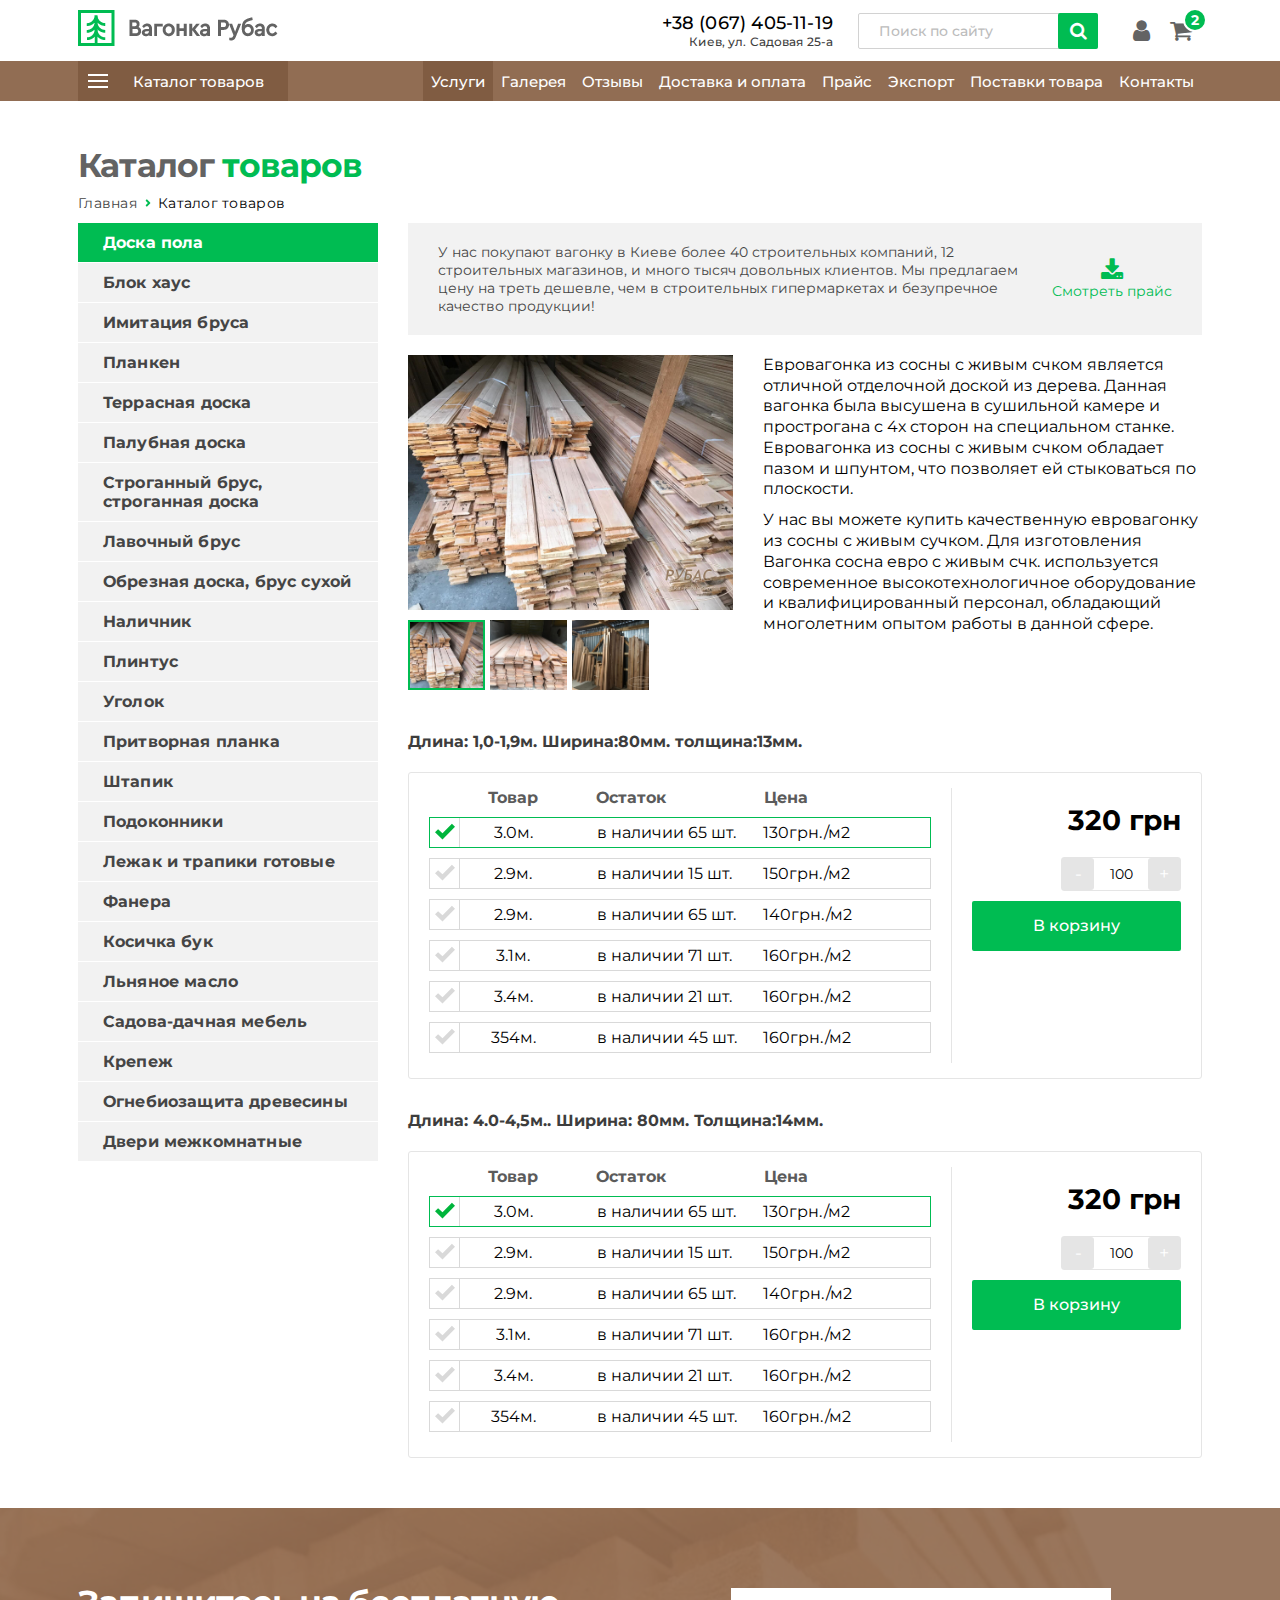
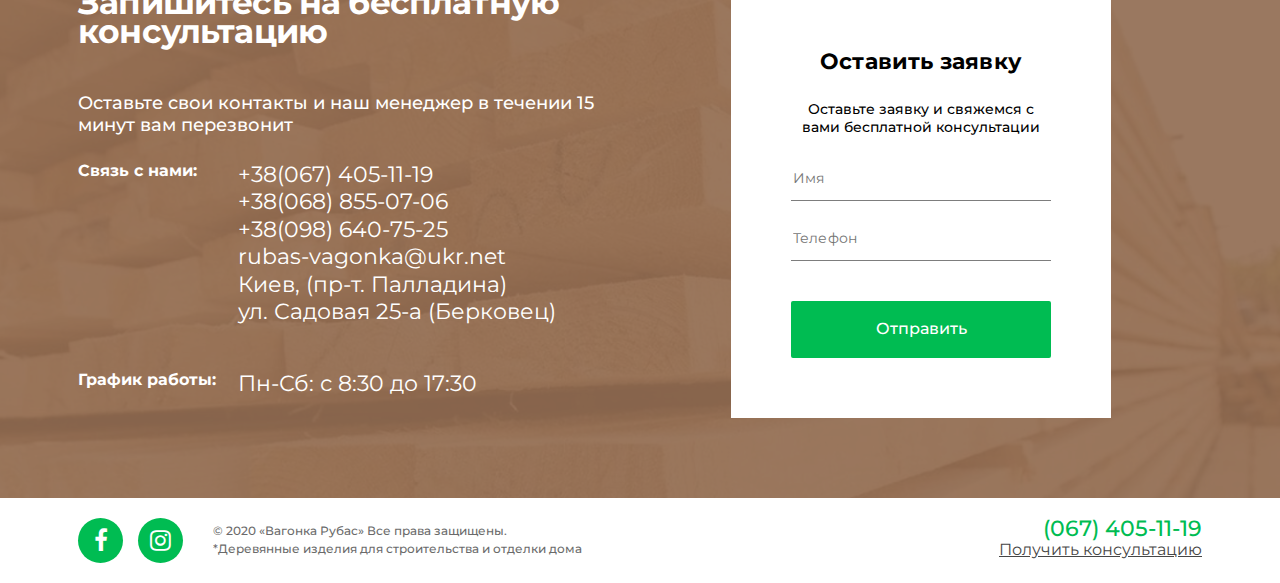
<file: catalog-3.html>
<!DOCTYPE html>
<html lang="ru">
<head>
    <meta charset="UTF-8">
<meta name="viewport" content="width=device-width, initial-scale=1.0">

<title>Вагонка Рубас</title>

<link rel="stylesheet" href="css/libs.css">
<link rel="stylesheet" href="css/main.css">
</head>
<body class="is-not-home">    
    <div id="page">
        <!-- Header -->
        <header class="header">
	<div id="nav" class="navbar">
		<div class="navbar__top">
			<div class="container">
				<div class="navbar__wrapper">
					<div class="navbar__logo">
						<a href="/" class="navbar__logo--link">
							<picture>
								<source media="(min-width: 481px)" srcset="img/logo.png">
								<img src="img/logo-mini.png" alt="Вагонка Рубас" class="navbar__logo--img">
							</picture>
						</a>
					</div>
					<div class="navbar__inner">
						<div class="navbar__phone">
							<a class="navbar__phone--link" data-fancybox href="#request-call">
								<i class="fa fa-phone"></i>
								+38 (067) 405-11-19
							</a>
							<p>Киев, ул. Садовая 25-а</p>
						</div>
						<div class="navbar__search">
							<div class="navbar__search-btn">
								<i class="fa fa-search"></i>
							</div>
							<form class="search" action="">
								<input type="search" name="" id="" placeholder="Поиск по сайту">
								<button type="submit"><i class="fa fa-search"></i></button>
							</form>
						</div>
						<!-- <div class="navbar__lang">
							<a class="navbar__lang--link"  href="#">УКР</a>
							<span class="navbar__lang--line"></span>
							<a class="navbar__lang--link lang-active" href="#">РУС</a>
						</div> -->
						<div class="navbar__panel">
							<a class="navbar__panel--link user"  href="#">
								<i class="fa fa-user"></i>
							</a>
							<a class="navbar__panel--link basket" href="#basket-shop">
								<i class="fa fa-shopping-cart"></i>
								<span>2</span>
							</a>
						</div>
					</div>
				</div>
			</div>
		</div>
		<div class="navbar__bottom">
			<div class="container">
				<div class="navbar__wrapper">
					<a class="navbar__categories" href="#navbar-categories">
						<div class="navbar__categories-collapse">
							<span></span>
						</div>
						<span class="navbar__categories-title">Каталог товаров</span>
					</a>
					<nav class="navbar__menu">
						<a href="#" class="navbar__menu--link navbar__menu--active">Услуги</a>
						<a href="#" class="navbar__menu--link">Галерея</a>
						<a href="#" class="navbar__menu--link">Отзывы</a>
						<a href="#" class="navbar__menu--link">Доставка и оплата</a>
						<a href="#" class="navbar__menu--link">Прайс</a>
						<a href="#" class="navbar__menu--link">Экспорт</a>
						<a href="#" class="navbar__menu--link">Поставки товара</a>
						<a href="#" class="navbar__menu--link">Контакты</a>
					</nav>
				</div>
			</div>
		</div>
	</div>
</header>
        <!-- /.Header -->
        <!-- Main -->
        <main id="main">
            <div class="page no-aside">
                <div class="container">
                    <h2 class="page__title section-title">
                        <span>Каталог</span>
                        <span>товаров</span>
                    </h2>
                    <div class="breadcrumb">
    <ul class="breadcrumb__list">
        <li class="breadcrumb__list--item"><a class="breadcrumb__list--link" href="#">Главная</a></li>
        <li class="breadcrumb__list--item">Каталог товаров</li>
      </ul>
</div>
                    <div class="page__wrapper">
                        <div class="page__aside">
                            <div class="categories">
    <ul class="categories__list">
        <li class="categories__item categories__item--active"><a href="#" class="categories__item--link">Доска пола</a></li>
        <li class="categories__item"><a href="#" class="categories__item--link">Блок хауc</a></li>
        <li class="categories__item"><a href="#" class="categories__item--link">Имитация бруса</a></li>
        <li class="categories__item"><a href="#" class="categories__item--link">Планкен</a></li>
        <li class="categories__item"><a href="#" class="categories__item--link">Террасная доска</a></li>
        <li class="categories__item"><a href="#" class="categories__item--link">Палубная доска</a></li>
        <li class="categories__item"><a href="#" class="categories__item--link">Строганный брус, строганная доска</a></li>
        <li class="categories__item"><a href="#" class="categories__item--link">Лавочный брус</a></li>
        <li class="categories__item"><a href="#" class="categories__item--link">Обрезная доска, брус сухой</a></li>
        <li class="categories__item"><a href="#" class="categories__item--link">Наличник</a></li>
        <li class="categories__item"><a href="#" class="categories__item--link">Плинтус</a></li>
        <li class="categories__item"><a href="#" class="categories__item--link">Уголок</a></li>
        <li class="categories__item"><a href="#" class="categories__item--link">Притворная планка</a></li>
        <li class="categories__item"><a href="#" class="categories__item--link">Штапик</a></li>
        <li class="categories__item"><a href="#" class="categories__item--link">Подоконники</a></li>
        <li class="categories__item"><a href="#" class="categories__item--link">Лежак и трапики готовые</a></li>
        <li class="categories__item"><a href="#" class="categories__item--link">Фанера</a></li>
        <li class="categories__item"><a href="#" class="categories__item--link">Косичка бук</a></li>
        <li class="categories__item"><a href="#" class="categories__item--link">Льняное масло</a></li>
        <li class="categories__item"><a href="#" class="categories__item--link">Садова-дачная мебель</a></li>
        <li class="categories__item"><a href="#" class="categories__item--link">Крепеж</a></li>
        <li class="categories__item"><a href="#" class="categories__item--link">Огнебиозащита древесины</a></li>
        <li class="categories__item"><a href="#" class="categories__item--link">Двери межкомнатные</a></li>
    </ul>
</div>
                        </div>
                        <div class="page__main">
                            <div class="product">
    <div class="price-list">
    <div class="price-list__text">
        <p>У нас покупают вагонку в Киеве  более 40 строительных компаний, 12 строительных магазинов, и  много тысяч довольных клиентов.  Мы предлагаем цену на треть дешевле, чем в строительных гипермаркетах и безупречное качество продукции!</p>
    </div>
    <div class="price-list__link">
        <a href="#">
            <i class="fa fa-download"></i>
            <span>Смотреть прайс</span>
        </a>
    </div>
</div>
    <div class="product__content">
        <div class="product__heading">
            <div class="product__slider">
                <div class="gallery">
                    <div class="slider slider-single">
                        <div>
                            <a data-fancybox="gallery" href="img/img-1.jpg">
                                
                                <img src="img/img-1.jpg"/>
                            </a>
                        </div>
                        <div>
                            <a data-fancybox="gallery" href="img/img-2.jpg">
                                
                                <img src="img/img-2.jpg">
                            </a>
                        </div>
                        <div>
                            <a data-fancybox="gallery" href="img/img-3.jpg">
                                
                                <img src="img/img-3.jpg">
                            </a>
                        </div>
                    </div>
                    <div class="slider slider-nav">
                        <div>
                            <div class="img">
                                <img src="img/img-1.jpg"/>
                            </div>
                        </div>
                        <div>
                            <div class="img">
                                <img src="img/img-2.jpg"/>
                            </div>
                        </div>
                        <div>
                            <div class="img">
                                <img src="img/img-3.jpg"/>
                            </div>
                        </div>
                    </div>
                </div>
            </div>
            <div class="product__info">
                <h1 class="product__title"></h1>
                <div class="product__description">
                    <p>Евровагонка из сосны с живым счком является отличной отделочной доской из дерева.   Данная вагонка была высушена в сушильной камере  и  прострогана с 4х сторон на специальном станке.  Евровагонка из сосны с живым счком обладает пазом и шпунтом, что позволяет ей стыковаться по плоскости.</p>
                    <p>У нас вы можете купить  качественную   евровагонку из сосны с живым сучком. Для изготовления Вагонка сосна евро с живым счк. используется современное высокотехнологичное оборудование и квалифицированный персонал, обладающий многолетним опытом работы в данной сфере.</p>
                </div>
            </div>
        </div>
        <div class="product__price price">
            <div class="price__col">
                <span class="price__dimensions">Длина: 1,0-1,9м. Ширина:80мм. толщина:13мм.</span>
                <div class="price__table">
                    <div class="price__list">
                        <div class="price__header">
                            <div class="price__header_col">Товар</div>
                            <div class="price__header_col">Остаток</div>
                            <div class="price__header_col">Цена</div>
                        </div>
                        <label class="price__item" for="a1">
                            <input type="radio" name="price-radio-1" id="a1" checked>
                            <div class="price__item_info">
                                <div class="price__item_check">
                                    <svg class="svg-check" xmlns="http://www.w3.org/2000/svg" width="20" height="20" viewBox="0 0 24 24" fill="#d9d9d9"><path d="M20.285 2l-11.285 11.567-5.286-5.011-3.714 3.716 9 8.728 15-15.285z"/></svg>
                                </div>
                                <div class="price__item_size">3.0м.</div>
                                <div class="price__item_stock">в наличии 65 шт.</div>
                                <div class="price__item_cost">130грн./м2</div>
                            </div>
                        </label>
                        <label class="price__item" for="a2">
                            <input type="radio" name="price-radio-1" id="a2">
                            <div class="price__item_info">
                                <div class="price__item_check">
                                    <svg class="svg-check" xmlns="http://www.w3.org/2000/svg" width="20" height="20" viewBox="0 0 24 24" fill="#d9d9d9"><path d="M20.285 2l-11.285 11.567-5.286-5.011-3.714 3.716 9 8.728 15-15.285z"/></svg>
                                </div>
                                <div class="price__item_size">2.9м.</div>
                                <div class="price__item_stock">в наличии 15 шт.</div>
                                <div class="price__item_cost">150грн./м2</div>
                            </div>
                        </label>
                        <label class="price__item" for="a3">
                            <input type="radio" name="price-radio-1" id="a3">
                            <div class="price__item_info">
                                <div class="price__item_check">
                                    <svg class="svg-check" xmlns="http://www.w3.org/2000/svg" width="20" height="20" viewBox="0 0 24 24" fill="#d9d9d9"><path d="M20.285 2l-11.285 11.567-5.286-5.011-3.714 3.716 9 8.728 15-15.285z"/></svg>
                                </div>
                                <div class="price__item_size">2.9м.</div>
                                <div class="price__item_stock">в наличии 65 шт.</div>
                                <div class="price__item_cost">140грн./м2</div>
                            </div>
                        </label>
                        <label class="price__item" for="a4">
                            <input type="radio" name="price-radio-1" id="a4">
                            <div class="price__item_info">
                                <div class="price__item_check">
                                    <svg class="svg-check" xmlns="http://www.w3.org/2000/svg" width="20" height="20" viewBox="0 0 24 24" fill="#d9d9d9"><path d="M20.285 2l-11.285 11.567-5.286-5.011-3.714 3.716 9 8.728 15-15.285z"/></svg>
                                </div>
                                <div class="price__item_size">3.1м.</div>
                                <div class="price__item_stock">в наличии 71 шт.</div>
                                <div class="price__item_cost">160грн./м2</div>
                            </div>
                        </label>
                        <label class="price__item" for="a5">
                            <input type="radio" name="price-radio-1" id="a5">
                            <div class="price__item_info">
                                <div class="price__item_check">
                                    <svg class="svg-check" xmlns="http://www.w3.org/2000/svg" width="20" height="20" viewBox="0 0 24 24" fill="#d9d9d9"><path d="M20.285 2l-11.285 11.567-5.286-5.011-3.714 3.716 9 8.728 15-15.285z"/></svg>
                                </div>
                                <div class="price__item_size">3.4м.</div>
                                <div class="price__item_stock">в наличии 21 шт.</div>
                                <div class="price__item_cost">160грн./м2</div>
                            </div>
                        </label>
                        <label class="price__item" for="a6">
                            <input type="radio" name="price-radio-1" id="a6">
                            <div class="price__item_info">
                                <div class="price__item_check">
                                    <svg class="svg-check" xmlns="http://www.w3.org/2000/svg" width="20" height="20" viewBox="0 0 24 24" fill="#d9d9d9"><path d="M20.285 2l-11.285 11.567-5.286-5.011-3.714 3.716 9 8.728 15-15.285z"/></svg>
                                </div>
                                <div class="price__item_size">354м.</div>
                                <div class="price__item_stock">в наличии 45 шт.</div>
                                <div class="price__item_cost">160грн./м2</div>
                            </div>
                        </label>
                    </div>
                    <div class="price__sum">
                        <div class="price__sum_num">320 грн</div>
                        <!-- блок с +/- -->
                        <div class="price__sum_add plusminus">
                            <button type="button" id="sub" class="sub">-</button>
                            <input type="text" name="qty" value="100" min="0" max="1000000">
                            <button type="button" id="add" class="add">+</button>
                        </div>
                        <!-- / -->
                        <button class="btn price__sum_btn" type="submit">В корзину</button>
                    </div>
                </div>
            </div>
            <div class="price__col">
                <span class="price__dimensions">Длина: 4.0-4,5м.. Ширина: 80мм. Толщина:14мм.</span>
                <div class="price__table">
                    <div class="price__list">
                        <div class="price__header">
                            <div class="price__header_col">Товар</div>
                            <div class="price__header_col">Остаток</div>
                            <div class="price__header_col">Цена</div>
                        </div>
                        <label class="price__item" for="b1">
                            <input type="radio" name="price-radio-2" id="b1" checked>
                            <div class="price__item_info">
                                <div class="price__item_check">
                                    <svg class="svg-check" xmlns="http://www.w3.org/2000/svg" width="20" height="20" viewBox="0 0 24 24" fill="#d9d9d9"><path d="M20.285 2l-11.285 11.567-5.286-5.011-3.714 3.716 9 8.728 15-15.285z"/></svg>
                                </div>
                                <div class="price__item_size">3.0м.</div>
                                <div class="price__item_stock">в наличии 65 шт.</div>
                                <div class="price__item_cost">130грн./м2</div>
                            </div>
                        </label>
                        <label class="price__item" for="b2">
                            <input type="radio" name="price-radio-2" id="b2">
                            <div class="price__item_info">
                                <div class="price__item_check">
                                    <svg class="svg-check" xmlns="http://www.w3.org/2000/svg" width="20" height="20" viewBox="0 0 24 24" fill="#d9d9d9"><path d="M20.285 2l-11.285 11.567-5.286-5.011-3.714 3.716 9 8.728 15-15.285z"/></svg>
                                </div>
                                <div class="price__item_size">2.9м.</div>
                                <div class="price__item_stock">в наличии 15 шт.</div>
                                <div class="price__item_cost">150грн./м2</div>
                            </div>
                        </label>
                        <label class="price__item" for="b3">
                            <input type="radio" name="price-radio-2" id="b3">
                            <div class="price__item_info">
                                <div class="price__item_check">
                                    <svg class="svg-check" xmlns="http://www.w3.org/2000/svg" width="20" height="20" viewBox="0 0 24 24" fill="#d9d9d9"><path d="M20.285 2l-11.285 11.567-5.286-5.011-3.714 3.716 9 8.728 15-15.285z"/></svg>
                                </div>
                                <div class="price__item_size">2.9м.</div>
                                <div class="price__item_stock">в наличии 65 шт.</div>
                                <div class="price__item_cost">140грн./м2</div>
                            </div>
                        </label>
                        <label class="price__item" for="b4">
                            <input type="radio" name="price-radio-2" id="b4">
                            <div class="price__item_info">
                                <div class="price__item_check">
                                    <svg class="svg-check" xmlns="http://www.w3.org/2000/svg" width="20" height="20" viewBox="0 0 24 24" fill="#d9d9d9"><path d="M20.285 2l-11.285 11.567-5.286-5.011-3.714 3.716 9 8.728 15-15.285z"/></svg>
                                </div>
                                <div class="price__item_size">3.1м.</div>
                                <div class="price__item_stock">в наличии 71 шт.</div>
                                <div class="price__item_cost">160грн./м2</div>
                            </div>
                        </label>
                        <label class="price__item" for="b5">
                            <input type="radio" name="price-radio-2" id="b5">
                            <div class="price__item_info">
                                <div class="price__item_check">
                                    <svg class="svg-check" xmlns="http://www.w3.org/2000/svg" width="20" height="20" viewBox="0 0 24 24" fill="#d9d9d9"><path d="M20.285 2l-11.285 11.567-5.286-5.011-3.714 3.716 9 8.728 15-15.285z"/></svg>
                                </div>
                                <div class="price__item_size">3.4м.</div>
                                <div class="price__item_stock">в наличии 21 шт.</div>
                                <div class="price__item_cost">160грн./м2</div>
                            </div>
                        </label>
                        <label class="price__item" for="b6">
                            <input type="radio" name="price-radio-2" id="b6">
                            <div class="price__item_info">
                                <div class="price__item_check">
                                    <svg class="svg-check" xmlns="http://www.w3.org/2000/svg" width="20" height="20" viewBox="0 0 24 24" fill="#d9d9d9"><path d="M20.285 2l-11.285 11.567-5.286-5.011-3.714 3.716 9 8.728 15-15.285z"/></svg>
                                </div>
                                <div class="price__item_size">354м.</div>
                                <div class="price__item_stock">в наличии 45 шт.</div>
                                <div class="price__item_cost">160грн./м2</div>
                            </div>
                        </label>
                    </div>
                    <div class="price__sum">
                        <div class="price__sum_num">320 грн</div>
                        <!-- блок с +/- -->
                        <div class="price__sum_add plusminus">
                            <button type="button" id="sub" class="sub">-</button>
                            <input type="text" name="qty" value="100" min="0" max="1000000">
                            <button type="button" id="add" class="add">+</button>
                        </div>
                        <!-- / -->
                        <button class="btn price__sum_btn" type="submit">В корзину</button>
                    </div>
                </div>
            </div>
        </div>
    </div>
</div>
                        </div>
                    </div>
                </div>
            </div>
            <section class="feedback"> 
    <div class="bg"></div>
    <div class="container">
        <div class="feedback-wrap">
            <div class="feedback__info">
                <h2 class="section-title feedback__title">Запишитесь на бесплатную консультацию</h2>
                <div class="feedback__text">
                    <p>Оставьте свои контакты и наш менеджер в течении 15 минут вам перезвонит</p>
                </div>
                <div class="feedback__contacts">
                    <span>Связь с нами:</span>
                    <ul>
                        <li>+38(067) 405-11-19</li>
                        <li>+38(068) 855-07-06</li>
                        <li>+38(098) 640-75-25</li>
                        <li>rubas-vagonka@ukr.net</li>
                        <li>Киев, (пр-т. Палладина)<br>ул. Садовая 25-а (Берковец)</li>
                    </ul>
                </div>
                <div class="feedback__schedule">
                    <span>График работы:</span>
                    <ul>
                        <li>Пн-Сб: с 8:30 до 17:30</li>
                    </ul>
                </div>
            </div>
            <div class="feedback__form">
                <form class="form">
                    <h6 class="form__title">Оставить заявку</h6>
                    <p class="form__subtitle">Оставьте заявку и свяжемся с вами бесплатной консультации</p>
                    <input type="text" id="" placeholder="Имя">
                    <input type="tel" id="" placeholder="Телефон">
                    <input class="btn" type="submit" value="Отправить">
                </form>
            </div>
        </div>
    </div>
</section>
        </main>
        <!-- /.Main -->
        <!-- Footer -->
        <footer class="footer">
    <div class="container">
        <div class="footer__wrapper">
            <div class="footer__social">
                <a href="#" class="footer__social--link">
                    <i class="fa fa-facebook"></i>
                </a>
                <a href="#" class="footer__social--link">
                    <i class="fa fa-instagram"></i>
                </a>
            </div>
            <div class="footer__text">
                <p>© 2020 «Вагонка Рубас» Все права защищены.</p>
                <p>*Деревянные изделия для строительства и отделки дома</p>
            </div>
            <div class="footer__modal">
                <span>(067) 405-11-19</span>
                <a class="footer__modal--link" data-fancybox href="#request-call">
                    <i class="fa fa-phone"></i>
                    Получить консультацию</a>
            </div>
        </div>
    </div>
</footer>
        <!-- /.Footer -->
    </div>
    <!-- Mmenu -->
    <div id="basket-shop" class="shop-menu">
    <div class="shop-menu__wrapper">
        <!--table-->
        <div class="item">
            <div class="item-img">
                <img src="img/catalog/1.jpg" alt="">
            </div>
            <div class="item-content">
                <div style="font-size:11px" class="code-inf">арт. №003100</div>
                <a href="#" class="item-title">Вагонка сосна евро с живым счк.0,08м.х0,013м.</a>
                <div class="item-content-total">
                    <span class="item-total-price">250 </span> x
                    <div class="product__cart_ plusminus22058 product__add" style="display:inline-block">

                        <button type="button" class="sub" onclick="minusc(this)">-</button>
                        <input type="text" value="2" name="qty" min="0" max="1000000" onkeypress="return testKey(event)"
                            onchange="cqitemIB(0, this.value);">
                        <button type="button" class="add" onclick="plusc(this)">+</button>
                    </div> = <span class="item-total-price">500 грн.</span>
                </div>
            </div>
            <div class="item-delete" id="deleFromBasket">
                <a class="item-delete-link" href="#" onclick="RemoveFromCart('1'); return false"><i
                        class="fa fa-trash"></i></a>
            </div>
        </div>
        <div class="item">
            <div class="item-img">
                <img src="img/catalog/2.jpg" alt="">
            </div>
            <div class="item-content">
                <div style="font-size:11px" class="code-inf">арт. №003100</div>
                <a href="#" class="item-title">Вагонка ольха евро с сучком. 0,08м.х0,014м.</a>
                <div class="item-content-total">
                    <span class="item-total-price">100 </span> x
                    <div class="product__cart_ plusminus22058 product__add" style="display:inline-block">

                        <button type="button" class="sub" onclick="minusc(this)">-</button>
                        <input type="text" value="3" name="qty" min="0" max="1000000" onkeypress="return testKey(event)"
                            onchange="cqitemIB(0, this.value);">
                        <button type="button" class="add" onclick="plusc(this)">+</button>
                    </div> = <span class="item-total-price">300 грн.</span>
                </div>
            </div>
            <div class="item-delete" id="deleFromBasket">
                <a class="item-delete-link" href="#" onclick="RemoveFromCart('1'); return false"><i
                        class="fa fa-trash"></i></a>
            </div>
        </div>
        <!--/table-->
        <hr>
        <div class="sum">
            <div class="sum-total">Сумма: <span>800 грн.</span></div>
            <div class="buttons">
                <button class="sum-btn inBasket qbo1click" onclick="openmodal();return false;">
                    <i class="fa fa-shopping-cart" aria-hidden="true"></i>
                    Быстрый заказ
                </button>
                <a href="oformlenie-pokupki.html" class="sum-btn do-order">
                    <i class="fa fa-check"></i>
                    Оформить
                </a>
            </div>
        </div>
    </div>
</div>
<div id="navbar-categories" class="categories-menu">
    <div class="categories-menu__wrapper">
        <ul class="categories-menu__list">
            <li class="categories-menu__item">
                <a class="categories-menu__link" href="#">
                    <div class="img"><img src="img/catalog/1.jpg" alt=""></div>
                    <div class="title">Вагонка</div>
                </a>
            </li>
            <li class="categories-menu__item">
                <a class="categories-menu__link" href="#">
                    <div class="img"><img src="img/catalog/2.jpg" alt=""></div>
                    <div class="title">Доска пола</div>
                </a>
            </li>
            <li class="categories-menu__item">
                <a class="categories-menu__link" href="#">
                    <div class="img"><img src="img/catalog/3.jpg" alt=""></div>
                    <div class="title">Блок хауc</div>
                </a>
            </li>
            <li class="categories-menu__item">
                <a class="categories-menu__link" href="#">
                    <div class="img"><img src="img/catalog/4.jpg" alt=""></div>
                    <div class="title">Имитация бруса</div>
                </a>
            </li>
            <li class="categories-menu__item">
                <a class="categories-menu__link" href="#">
                    <div class="img"><img src="img/catalog/5.jpg" alt=""></div>
                    <div class="title">Планкен</div>
                </a>
            </li>
            <li class="categories-menu__item">
                <a class="categories-menu__link" href="#">
                    <div class="img"><img src="img/catalog/6.jpg" alt=""></div>
                    <div class="title">Террасная доска</div>
                </a>
            </li>
            <li class="categories-menu__item">
                <a class="categories-menu__link" href="#">
                    <div class="img"><img src="img/catalog/7.jpg" alt=""></div>
                    <div class="title">Палубная доска</div>
                </a>
            </li>
            <li class="categories-menu__item">
                <a class="categories-menu__link" href="#">
                    <div class="img"><img src="img/catalog/8.jpg" alt=""></div>
                    <div class="title">Строганный брус, строганная доска</div>
                </a>
            </li>
            <li class="categories-menu__item">
                <a class="categories-menu__link" href="#">
                    <div class="img"><img src="img/catalog/9.jpg" alt=""></div>
                    <div class="title">Лавочный брус</div>
                </a>
            </li>
            <li class="categories-menu__item">
                <a class="categories-menu__link" href="#">
                    <div class="img"><img src="img/catalog/10.jpg" alt=""></div>
                    <div class="title">Обрезная доска, брус сухой</div>
                </a>
            </li>
            <li class="categories-menu__item">
                <a class="categories-menu__link" href="#">
                    <div class="img"><img src="img/catalog/11.jpg" alt=""></div>
                    <div class="title">Наличник</div>
                </a>
            </li>
            <li class="categories-menu__item">
                <a class="categories-menu__link" href="#">
                    <div class="img"><img src="img/catalog/12.jpg" alt=""></div>
                    <div class="title">Плинтус</div>
                </a>
            </li>
            <li class="categories-menu__item">
                <a class="categories-menu__link" href="#">
                    <div class="img"><img src="img/catalog/13.jpg" alt=""></div>
                    <div class="title">Уголок</div>
                </a>
            </li>
            <li class="categories-menu__item">
                <a class="categories-menu__link" href="#">
                    <div class="img"><img src="img/catalog/14.jpg" alt=""></div>
                    <div class="title">Притворная планка</div>
                </a>
            </li>
            <li class="categories-menu__item">
                <a class="categories-menu__link" href="#">
                    <div class="img"><img src="img/catalog/15.jpg" alt=""></div>
                    <div class="title">Штапик</div>
                </a>
            </li>
            <li class="categories-menu__item">
                <a class="categories-menu__link" href="#">
                    <div class="img"><img src="img/catalog/16.jpg" alt=""></div>
                    <div class="title">Подоконники</div>
                </a>
            </li>
            <li class="categories-menu__item">
                <a class="categories-menu__link" href="#">
                    <div class="img"><img src="img/catalog/17.jpg" alt=""></div>
                    <div class="title">Коробка дверная</div>
                </a>
            </li>
            <li class="categories-menu__item">
                <a class="categories-menu__link" href="#">
                    <div class="img"><img src="img/catalog/18.jpg" alt=""></div>
                    <div class="title">Лежак и трапики готовые</div>
                </a>
            </li>
            <li class="categories-menu__item">
                <a class="categories-menu__link" href="#">
                    <div class="img"><img src="img/catalog/19.jpg" alt=""></div>
                    <div class="title">Фанера</div>
                </a>
            </li>
            <li class="categories-menu__item">
                <a class="categories-menu__link" href="#">
                    <div class="img"><img src="img/catalog/20.jpg" alt=""></div>
                    <div class="title">Косичка бук</div>
                </a>
            </li>
            <li class="categories-menu__item">
                <a class="categories-menu__link" href="#">
                    <div class="img"><img src="img/catalog/21.jpg" alt=""></div>
                    <div class="title">Льняное масло</div>
                </a>
            </li>
            <li class="categories-menu__item">
                <a class="categories-menu__link" href="#">
                    <div class="img"><img src="img/catalog/22.jpg" alt=""></div>
                    <div class="title">Садова-дачная мебель</div>
                </a>
            </li>
            <li class="categories-menu__item">
                <a class="categories-menu__link" href="#">
                    <div class="img"><img src="img/catalog/23.jpg" alt=""></div>
                    <div class="title">Крепеж</div>
                </a>
            </li>
            <li class="categories-menu__item">
                <a class="categories-menu__link" href="#">
                    <div class="img"><img src="img/catalog/24.jpg" alt=""></div>
                    <div class="title">Огнебиозащита древесины</div>
                </a>
            </li>
            <li class="categories-menu__item">
                <a class="categories-menu__link" href="#">
                    <div class="img"><img src="img/catalog/25.jpg" alt=""></div>
                    <div class="title">Двери межкомнатные</div>
                </a>
            </li>
        </ul>
    </div>
</div>
    <!-- /.Mmenu -->
    <!-- Modal -->
    <!-- Заказать звонок -->
<div id="request-call" class="request-call modal-window">
    <h2>Заказать звонок</h2>
    <ul>
        <li><a href="#"><i class="fa fa-phone"></i>+38(067) 405-11-19</a></li>
        <li><a href="#"><i class="fa fa-phone"></i>+38(068) 855-07-06</a></li>
        <li><a href="#"><i class="fa fa-phone"></i>+38(098) 640-75-25</a></li>
    </ul>
    <form class="form">
        <input type="text" placeholder="Имя">
        <input type="tel" placeholder="Номер телефона">
        <input type="submit" placeholder="Отправить">
    </form>
</div>
    <!-- /.Modal -->
    <!-- JS -->
    <script src="js/libs.min.js"></script>
<script src="js/main.js"></script>
    <!-- /.JS -->
</body>
</html>
</file>
<file: css/main.css>
@import url("https://fonts.googleapis.com/css2?family=Montserrat:wght@400;500;700&display=swap");.container{padding-right:1em;padding-left:1em;margin-right:auto;margin-left:auto}@media (min-width: 320px){.container{width:100%}}@media (min-width: 768px){.container{width:750px}}@media (min-width: 1024px){.container{width:970px}}@media (min-width: 1240px){.container{width:1160px}}*,*:before,*:after{-webkit-box-sizing:border-box;box-sizing:border-box}body{display:-webkit-box;display:-webkit-flex;display:-ms-flexbox;display:flex;-webkit-box-orient:vertical;-webkit-box-direction:normal;-webkit-flex-direction:column;-ms-flex-direction:column;flex-direction:column;margin:0;min-height:100vh;font-family:"Montserrat",sans-serif;font-size:18px;font-weight:400;line-height:normal}h1,h2,h3,h4,h5,h6,ul,ol,p{margin:0;padding:0}ul,ol{list-style:none}input,textarea,button,a,img{outline:none}button,input,optgroup,select,textarea{font-family:inherit;font-size:100%;line-height:inherit;margin:0}button{cursor:pointer}textarea{overflow:auto}a{text-decoration:none;background-color:transparent;-webkit-transition:0.2s opacity;-o-transition:0.2s opacity;transition:0.2s opacity}a:hover,a:focus{opacity:0.8}section{position:relative}.plusminus{display:-webkit-box;display:-webkit-flex;display:-ms-flexbox;display:flex;-webkit-box-align:center;-webkit-align-items:center;-ms-flex-align:center;align-items:center;-webkit-box-pack:justify;-webkit-justify-content:space-between;-ms-flex-pack:justify;justify-content:space-between;width:120px;height:34px;border:1px solid #e5e5e5;border-radius:3px}.plusminus button{padding:0;color:#fff;width:32px;height:32px;background:#e5e5e5;border:none}.plusminus button.sub{border-top-right-radius:3px;border-bottom-right-radius:3px}.plusminus button.add{border-top-left-radius:3px;border-bottom-left-radius:3px}.plusminus input{width:40px;border:none;background:#fff;color:#000;text-align:center;font-size:14px}.section-title{text-align:center;font-size:33px;font-weight:700;letter-spacing:-0.83px;line-height:29.7px;color:#636363}.section-title span:last-child{color:#00bc52}.block-title{font-size:24px;font-weight:700;letter-spacing:-0.6px;line-height:21.6px;color:#636363}@media (max-width: 480px){.section-title{font-size:26px}}.overlay{position:absolute;left:0;top:0;right:0;bottom:0;opacity:.8;background-image:-webkit-gradient(linear, left top, left bottom, from(0), color-stop(7%, rgba(53,42,34,0.79)), to(rgba(128,92,66,0)));background-image:-o-linear-gradient(0, rgba(53,42,34,0.79) 7%, rgba(128,92,66,0) 100%);background-image:linear-gradient(0, rgba(53,42,34,0.79) 7%, rgba(128,92,66,0) 100%)}.btn{display:block;padding:12px 10px;max-width:210px;width:100%;text-align:center;font-size:16px;font-weight:500;line-height:22.4px;border:2px solid #00bc52;border-radius:2px;background-color:#00bc52;color:#fff;-webkit-transition:all 0.3s ease;-o-transition:all 0.3s ease;transition:all 0.3s ease;cursor:pointer}@media (min-width: 481px){.btn:hover{background-color:transparent;color:#00bc52;opacity:1}}.dots{display:-webkit-box;display:-webkit-flex;display:-ms-flexbox;display:flex;position:absolute;left:50%;-webkit-transform:translateX(-50%);-ms-transform:translateX(-50%);transform:translateX(-50%);list-style:none}.dots-b{bottom:20px}.dots-b li button{background-color:#00000075}.dots-b li{margin:0 7px}.dots-b li button{width:15px;height:15px;font-size:0;border:3px solid #636363;background-color:transparent;cursor:pointer}.dots-b li.slick-active button{border:3px solid #00bc52}.dots-a{bottom:-30px}.dots-a li button{background-color:transparent}.dots-a li{margin:0 5px}.dots-a li button{width:12px;height:12px;font-size:0;border:none;border-radius:50%;background-color:rgba(196,196,196,0.4);cursor:pointer}.dots-a li.slick-active button{background-color:#00bc52}#preloader{position:fixed;left:0;top:0;bottom:0;right:0;background-color:#000;z-index:99999}.loader{width:40px;height:40px;position:absolute;top:50%;left:50%;-webkit-transform:translate(-50%, -50%);-ms-transform:translate(-50%, -50%);transform:translate(-50%, -50%);margin-top:-13px;margin-left:-13px;border-radius:60px;-webkit-animation:loader .8s linear infinite;animation:loader .8s linear infinite}@-webkit-keyframes loader{0%{-webkit-transform:rotate(0deg);transform:rotate(0deg);border:4px solid #f44336;border-left-color:transparent}50%{-webkit-transform:rotate(180deg);transform:rotate(180deg);border:4px solid #673ab7;border-left-color:transparent}100%{-webkit-transform:rotate(360deg);transform:rotate(360deg);border:4px solid #f44336;border-left-color:transparent}}@keyframes loader{0%{-webkit-transform:rotate(0deg);transform:rotate(0deg);border:4px solid #f44336;border-left-color:transparent}50%{-webkit-transform:rotate(180deg);transform:rotate(180deg);border:4px solid #673ab7;border-left-color:transparent}100%{-webkit-transform:rotate(360deg);transform:rotate(360deg);border:4px solid #f44336;border-left-color:transparent}}#nav{z-index:999}#nav.fixed{position:fixed;left:0;right:0;-webkit-box-shadow:-1px -2px 10px #000;box-shadow:-1px -2px 10px #000}.navbar__wrapper{display:-webkit-box;display:-webkit-flex;display:-ms-flexbox;display:flex;-webkit-box-align:center;-webkit-align-items:center;-ms-flex-align:center;align-items:center;-webkit-box-pack:justify;-webkit-justify-content:space-between;-ms-flex-pack:justify;justify-content:space-between;position:relative;width:100%}.navbar__top{padding:10px 0;position:relative;background-color:#fff;-webkit-transition:padding 0.3s ease;-o-transition:padding 0.3s ease;transition:padding 0.3s ease}.navbar__inner{display:-webkit-box;display:-webkit-flex;display:-ms-flexbox;display:flex;-webkit-box-align:center;-webkit-align-items:center;-ms-flex-align:center;align-items:center;margin-left:auto;position:relative;height:100%}.navbar__inner>div{margin-left:25px}.navbar__phone{height:100%;font-weight:500;color:#3d3d3d}.navbar__phone--link{font-size:18px;letter-spacing:0.18px;color:#000}.navbar__phone--link i{display:none}.navbar__phone p{margin:0;font-size:12px;text-align:right;letter-spacing:0.12px}.navbar__search-btn{display:none}.navbar__search .search{position:relative;max-width:400px;width:100%;height:36px}.navbar__search .search input{padding:8px 20px;width:100%;height:inherit;font-size:14px;font-weight:500;border:1px solid #d2d2d2;border-radius:2px;background-color:#fff}.navbar__search .search input::-webkit-input-placeholder{color:#bcbcbc}.navbar__search .search input::-moz-placeholder{color:#bcbcbc}.navbar__search .search input:-ms-input-placeholder{color:#bcbcbc}.navbar__search .search input::-ms-input-placeholder{color:#bcbcbc}.navbar__search .search input::placeholder{color:#bcbcbc}.navbar__search .search button{position:absolute;right:0;width:40px;height:inherit;border:none;border-radius:2px;background-color:#00bc52;color:#fff}.navbar__lang{display:-webkit-box;display:-webkit-flex;display:-ms-flexbox;display:flex;-webkit-box-align:center;-webkit-align-items:center;-ms-flex-align:center;align-items:center}.navbar__lang--link{margin:0 2px;font-size:18px;letter-spacing:0.18px;color:#bbbbbb;-webkit-transition:border 0.3s ease;-o-transition:border 0.3s ease;transition:border 0.3s ease}.navbar__lang--link:hover{border-bottom:1px solid #00bc52}.navbar__lang--link.lang-active{color:#636363}.navbar__lang--line{margin:0 10px;width:2px;height:17px;background-color:#bbbbbb}.navbar__panel{display:-webkit-box;display:-webkit-flex;display:-ms-flexbox;display:flex;-webkit-box-align:center;-webkit-align-items:center;-ms-flex-align:center;align-items:center}.navbar__panel--link{margin:0 5px;padding:5px;font-size:24px;color:#636363;-webkit-transition:color 0.3s ease;-o-transition:color 0.3s ease;transition:color 0.3s ease}.navbar__panel--link:hover{color:#00bc52}.navbar__panel--link.basket{position:relative}.navbar__panel--link.basket span{display:-webkit-box;display:-webkit-flex;display:-ms-flexbox;display:flex;-webkit-box-align:center;-webkit-align-items:center;-ms-flex-align:center;align-items:center;-webkit-box-pack:center;-webkit-justify-content:center;-ms-flex-pack:center;justify-content:center;position:absolute;top:-3px;right:-10px;width:24px;height:24px;font-size:14px;font-weight:700;letter-spacing:0.14px;border:2px solid #fff;border-radius:50%;background-color:#00bc52;color:#fff}.navbar__bottom{background-color:#916d53}.navbar__categories{display:-webkit-box;display:-webkit-flex;display:-ms-flexbox;display:flex;-webkit-box-align:center;-webkit-align-items:center;-ms-flex-align:center;align-items:center;width:210px;height:40px;background-color:#805c42}.navbar__categories-collapse{display:-webkit-box;display:-webkit-flex;display:-ms-flexbox;display:flex;-webkit-box-align:center;-webkit-align-items:center;-ms-flex-align:center;align-items:center;-webkit-box-pack:center;-webkit-justify-content:center;-ms-flex-pack:center;justify-content:center;position:relative;padding:0 10px;width:40px;height:100%;cursor:pointer}.navbar__categories-collapse span{display:block;position:relative;width:20px;height:2px;background-color:#fff}.navbar__categories-collapse span:before,.navbar__categories-collapse span:after{content:'';position:absolute;width:20px;height:2px;background-color:#fff}.navbar__categories-collapse span:before{top:-6px}.navbar__categories-collapse span:after{bottom:-6px}.navbar__categories-title{-webkit-box-flex:1;-webkit-flex:1;-ms-flex:1;flex:1;padding-right:10px;text-align:center;font-size:15px;font-weight:500;line-height:21px;color:#fff}.navbar__menu{display:-webkit-box;display:-webkit-flex;display:-ms-flexbox;display:flex;-webkit-box-align:center;-webkit-align-items:center;-ms-flex-align:center;align-items:center;margin-left:auto;position:relative;height:40px}.navbar__menu #marker{position:absolute;left:0;width:0;height:100%;background-color:#805c42;-webkit-transition:0.3s ease;-o-transition:0.3s ease;transition:0.3s ease;z-index:1}.navbar__menu--link{display:-webkit-box;display:-webkit-flex;display:-ms-flexbox;display:flex;-webkit-box-align:center;-webkit-align-items:center;-ms-flex-align:center;align-items:center;-webkit-box-flex:0;-webkit-flex:0 0 1;-ms-flex:0 0 1;flex:0 0 1;padding:0 8px;position:relative;height:100%;font-size:15px;font-weight:500;line-height:21px;color:#fff;z-index:2}.navbar__menu--active{background-color:#805c42}@media (max-width: 1240px){.navbar__menu--link{font-size:13px}}@media (max-width: 1024px){.navbar__top{padding:5px 0;z-index:10}.navbar__inner{margin-right:45px}.navbar__inner>div{margin-left:auto}.navbar__phone{right:120px}.navbar__phone--link{display:-webkit-box;display:-webkit-flex;display:-ms-flexbox;display:flex;-webkit-box-align:center;-webkit-align-items:center;-ms-flex-align:center;align-items:center;-webkit-box-pack:center;-webkit-justify-content:center;-ms-flex-pack:center;justify-content:center;margin:0 5px;padding:5px;width:100%;height:100%;font-size:0;color:#636363;-webkit-transition:color 0.3s ease;-o-transition:color 0.3s ease;transition:color 0.3s ease}.navbar__phone--link:hover{color:#00bc52}.navbar__phone--link i{display:block;font-size:24px}.navbar__phone p{display:none}.navbar__search{margin-left:auto;height:100%}.navbar__search-btn{display:block;margin:0 5px;padding:5px;font-size:24px;color:#636363;-webkit-transition:color 0.3s ease;-o-transition:color 0.3s ease;transition:color 0.3s ease;cursor:pointer}.navbar__search-btn:hover{color:#00bc52}.navbar__search .search{padding:10px 0;position:absolute;right:-45px;top:0;-webkit-transform:translateY(-200%);-ms-transform:translateY(-200%);transform:translateY(-200%);width:250px;-webkit-transition:all 0.3s ease;-o-transition:all 0.3s ease;transition:all 0.3s ease;opacity:0;z-index:-1}.navbar__search--open .search{-webkit-transform:translateY(105%);-ms-transform:translateY(105%);transform:translateY(105%);opacity:1;z-index:10}.navbar__lang{display:none}.navbar__categories{position:absolute;top:-45px;right:0;width:auto;background-color:#fff;z-index:111}.navbar__categories-collapse span{height:3px;background-color:#636363}.navbar__categories-collapse span:before,.navbar__categories-collapse span:after{height:3px;background-color:#636363}.navbar__categories-title{display:none}.navbar__menu{margin:0;-webkit-box-pack:justify;-webkit-justify-content:space-between;-ms-flex-pack:justify;justify-content:space-between;width:100%}}@media (max-width: 768px){.navbar__menu{display:none}}main{-webkit-box-flex:1;-webkit-flex:1;-ms-flex:1;flex:1}.footer{background:#fff}.footer__wrapper{display:-webkit-box;display:-webkit-flex;display:-ms-flexbox;display:flex;-webkit-box-align:center;-webkit-align-items:center;-ms-flex-align:center;align-items:center;padding:20px 0;position:relative}.footer__social{display:-webkit-box;display:-webkit-flex;display:-ms-flexbox;display:flex;-webkit-box-align:center;-webkit-align-items:center;-ms-flex-align:center;align-items:center;margin-right:15px}.footer__social--link{display:-webkit-box;display:-webkit-flex;display:-ms-flexbox;display:flex;-webkit-box-align:center;-webkit-align-items:center;-ms-flex-align:center;align-items:center;-webkit-box-pack:center;-webkit-justify-content:center;-ms-flex-pack:center;justify-content:center;margin-right:15px;width:45px;height:45px;font-size:24px;border-radius:50%;background-color:#00bc52;color:#fff}.footer__text p{font-size:12px;font-weight:500;line-height:18.11px;color:#464646;opacity:0.8}.footer__modal{margin-left:auto;text-align:right}.footer__modal span{display:block;font-size:22px;font-weight:500;line-height:18.11px;color:#00bc52}.footer__modal--link{font-size:16px;text-decoration:underline;line-height:18.11px;color:#464646}@media (min-width: 1025px){.footer__modal--link i{display:none}}@media (max-width: 1024px){.footer__text{margin-left:auto;text-align:right}.footer__modal{position:absolute;left:120px}.footer__modal span{display:none}.footer__modal--link{display:-webkit-box;display:-webkit-flex;display:-ms-flexbox;display:flex;-webkit-box-align:center;-webkit-align-items:center;-ms-flex-align:center;align-items:center;-webkit-box-pack:center;-webkit-justify-content:center;-ms-flex-pack:center;justify-content:center;margin-right:15px;width:45px;height:45px;font-size:0;text-decoration:none;border-radius:50%;background-color:#00bc52;color:#fff}.footer__modal--link i{display:block;font-size:24px}}@media (max-width: 768px){.footer__wrapper{-webkit-box-orient:vertical;-webkit-box-direction:normal;-webkit-flex-direction:column;-ms-flex-direction:column;flex-direction:column}.footer__social{margin-right:60px;margin-bottom:20px}.footer__text{margin:0 auto;text-align:center}.footer__modal{left:50%;-webkit-transform:translateX(30px);-ms-transform:translateX(30px);transform:translateX(30px)}}.shop-menu{--mm-color-background: #fff}.shop-menu__wrapper{padding:0 20px;width:100%;-webkit-box-shadow:inset 0px 0px 21px -16px rgba(0,0,0,0.75);box-shadow:inset 0px 0px 21px -16px rgba(0,0,0,0.75)}.shop-menu .item{display:-webkit-box;display:-webkit-flex;display:-ms-flexbox;display:flex;padding:15px 0}.shop-menu .item-img{margin-right:10px}.shop-menu .item-img img{width:70px}.shop-menu .item-content-total{margin-top:10px}.shop-menu .item .product__add{border-top:1px solid #ccc;border-bottom:1px solid #ccc;height:30px;border-radius:48px}.shop-menu .item .product__add input{width:32px;height:26px;line-height:26px;border:none;text-align:center}.shop-menu .item .product__add button{height:29px;border:none;background-color:#00bc52;color:#fff;cursor:pointer}.shop-menu .item .product__add button.sub{border-radius:26px 0px 0px 26px}.shop-menu .item .product__add button.add{border-radius:0px 26px 26px 0px}.shop-menu-content{margin-right:10px}.shop-menu-title{display:block;margin-bottom:15px;font-size:18px}.shop-menu .sum{padding:20px;text-align:right}.shop-menu .sum-total{margin-bottom:20px}.shop-menu .sum .buttons{display:-webkit-box;display:-webkit-flex;display:-ms-flexbox;display:flex;-webkit-box-align:center;-webkit-align-items:center;-ms-flex-align:center;align-items:center;-webkit-box-pack:justify;-webkit-justify-content:space-between;-ms-flex-pack:justify;justify-content:space-between}.shop-menu .sum .buttons .sum-btn{padding:10px;border:none;color:#fff}.shop-menu .sum .buttons .qbo1click{background-color:#FF0A00}.shop-menu .sum .buttons .do-order{background-color:#7DD732}@media (max-width: 480px){.shop-menu .sum .buttons{-webkit-box-orient:vertical;-webkit-box-direction:normal;-webkit-flex-direction:column;-ms-flex-direction:column;flex-direction:column;-webkit-box-pack:end;-webkit-justify-content:flex-end;-ms-flex-pack:end;justify-content:flex-end;-webkit-box-align:end;-webkit-align-items:flex-end;-ms-flex-align:end;align-items:flex-end}.shop-menu .item-img img{width:55px}.shop-menu .sum .buttons .sum-btn{margin-bottom:15px}}.categories-menu{--mm-color-background: #fff;width:100%}.categories-menu__wrapper{padding:0 20px;width:100%;-webkit-box-shadow:inset 0px 0px 21px -16px rgba(0,0,0,0.75);box-shadow:inset 0px 0px 21px -16px rgba(0,0,0,0.75)}.categories-menu__link{display:-webkit-box;display:-webkit-flex;display:-ms-flexbox;display:flex;-webkit-box-align:center;-webkit-align-items:center;-ms-flex-align:center;align-items:center;padding-left:0;padding-right:0;width:100%}.categories-menu__link .img{margin-right:20px;width:30px;height:30px}.categories-menu__link .img img{width:100%;height:100%;-o-object-fit:cover;object-fit:cover}.categories-menu__link .title{width:100%;white-space:normal}.modal-window{display:none;max-width:500px;padding:30px}.modal-window h2{margin-bottom:20px;font-size:24px;color:#000;text-align:center}.modal-window ul{display:-webkit-box;display:-webkit-flex;display:-ms-flexbox;display:flex;-webkit-flex-wrap:wrap;-ms-flex-wrap:wrap;flex-wrap:wrap;-webkit-box-pack:justify;-webkit-justify-content:space-between;-ms-flex-pack:justify;justify-content:space-between}.modal-window ul li{margin-bottom:15px;width:-webkit-calc(100% / 2);width:calc(100% / 2)}.modal-window ul li i{margin-right:10px;font-size:20px;color:#00bc52}.modal-window ul li a{font-size:18px;color:#000}.modal-window .form input[type="text"],.modal-window .form input[type="tel"],.modal-window .form textarea{width:100%;outline:none;border:none;padding:10px;border:1px solid rgba(0,0,0,0.1);margin-bottom:10px;color:#000}.modal-window .form input[type="text"]:focus,.modal-window .form input[type="tel"]:focus,.modal-window .form textarea:focus{border:1px solid rgba(0,188,82,0.5);-webkit-transition:ease 1s;-o-transition:ease 1s;transition:ease 1s}.modal-window .form input[type="submit"]{opacity:0.4;width:100%;padding:12px;font-size:13px;color:#FFF;text-shadow:#000 0px 1px 2px;background:#00bc52;text-transform:uppercase;border:none;outline:none}.modal-window .form input[type="submit"]:hover{opacity:1;cursor:pointer}.modal-window .form textarea{height:200px;width:100%;resize:none;overflow:hidden}.modal-window .form ::-webkit-input-placeholder{color:#474747}.modal-window .form :-moz-placeholder{color:#474747}.modal-window .form ::-moz-placeholder{color:#474747}.modal-window .form :-ms-input-placeholder{color:#474747}.modal-window .form [placeholder]:focus::-webkit-input-placeholder{-webkit-transition:all 0.2s linear;transition:all 0.2s linear;-webkit-transform:translate(30px, 0);transform:translate(30px, 0);opacity:0}@media (max-width: 520px){.modal-window ul{-webkit-box-orient:vertical;-webkit-box-direction:normal;-webkit-flex-direction:column;-ms-flex-direction:column;flex-direction:column;-webkit-box-align:center;-webkit-align-items:center;-ms-flex-align:center;align-items:center}}.breadcrumb__list{padding:10px 0}.breadcrumb__list--item{display:inline;padding:8px;position:relative;font-size:14px;font-weight:400;letter-spacing:0.28px}.breadcrumb__list--item:first-child{padding-left:0}.breadcrumb__list--item:not(:last-child):before{content:"";position:absolute;right:-6px;top:50%;width:6px;height:8px;background:url("../img/breadcrumb-arrow.png") no-repeat center;-webkit-transform:translateY(-50%);-ms-transform:translateY(-50%);transform:translateY(-50%)}.breadcrumb__list--item a{color:#454545;text-decoration:none;font-size:14px;font-weight:400;letter-spacing:0.28px;-webkit-transition:0.3s ease;-o-transition:0.3s ease;transition:0.3s ease}.breadcrumb__list--item a:hover{color:#00bc52;text-decoration:underline}.categories{width:100%}.categories__item{margin-bottom:1px;background-color:#f2f2f2}.categories__item:hover{background-color:#00bc52}.categories__item:hover a{color:#fff}.categories__item--active{background-color:#00bc52}.categories__item--active a{color:#fff}.categories__item--link{display:block;padding:10px 25px;font-size:16px;font-weight:700;letter-spacing:0.16px;color:#454545}.category__description{margin:20px 0;color:#464646;font-size:14px}.category__ads{margin:30px 0}.category__ads p{margin:20px 0;font-size:14px}.category__ads ul{font-size:14px}.category__ads ul li{padding-left:17px;position:relative}.category__ads ul li:before{content:'';position:absolute;top:8px;left:5px;width:4px;height:4px;border-radius:50%;background-color:#00bc52}.category__ads .btn{margin-top:20px;margin-left:auto;margin-right:auto}.category .products__list{display:-webkit-box;display:-webkit-flex;display:-ms-flexbox;display:flex;-webkit-flex-wrap:wrap;-ms-flex-wrap:wrap;flex-wrap:wrap;margin-left:-10px;margin-right:-10px}.category .products__item{margin:10px;width:-webkit-calc(100% / 4 - 20px);width:calc(100% / 4 - 20px)}.category .products__item--img{margin-bottom:10px;width:100%;height:140px}.category .products__item--img img{width:100%;height:100%;-o-object-fit:cover;object-fit:cover}.category .products__item--title{font-size:14px;font-weight:700;color:#3d3d3d}@media (max-width: 1240px){.category .products__item{width:-webkit-calc(100% / 3 - 20px);width:calc(100% / 3 - 20px)}}@media (max-width: 1024px) and (min-width: 769px){.category .products__item{width:-webkit-calc(100% / 2 - 20px);width:calc(100% / 2 - 20px)}}@media (max-width: 1024px){.category__price-list{-webkit-box-orient:vertical;-webkit-box-direction:normal;-webkit-flex-direction:column;-ms-flex-direction:column;flex-direction:column;padding:15px}.category__price-list--text{margin-right:0;margin-bottom:10px}}@media (max-width: 480px){.category .products__item{width:-webkit-calc(100% / 2 - 20px);width:calc(100% / 2 - 20px)}}@media (max-width: 375px){.category .products__list{-webkit-box-align:center;-webkit-align-items:center;-ms-flex-align:center;align-items:center;-webkit-box-pack:center;-webkit-justify-content:center;-ms-flex-pack:center;justify-content:center;margin-left:0;margin-right:0}.category .products__item{margin:10px 0;max-width:190px;width:100%}.category .products__item--title{text-align:center}}.product{background-color:#fff}.product__heading{display:-webkit-box;display:-webkit-flex;display:-ms-flexbox;display:flex;margin-bottom:40px}.product__slider{position:relative;max-width:325px;width:100%}.product__slider .gallery .single-arrow{position:absolute;top:50%;width:20px;height:100%;font-size:0;border:none;outline:none;background-color:#fff;-webkit-transform:translateY(-50%);-ms-transform:translateY(-50%);transform:translateY(-50%);z-index:1}.product__slider .gallery .single-arrow svg{position:absolute;top:50%;left:0;margin-top:-3px;width:18px;height:10px;-webkit-transform:rotate(0);-ms-transform:rotate(0);transform:rotate(0)}.product__slider .gallery .single-arrow-prev{left:0}.product__slider .gallery .single-arrow-prev svg{-webkit-transform:rotate(90deg);-ms-transform:rotate(90deg);transform:rotate(90deg)}.product__slider .gallery .single-arrow-next{right:0}.product__slider .gallery .single-arrow-next svg{-webkit-transform:rotate(-90deg);-ms-transform:rotate(-90deg);transform:rotate(-90deg)}.product__slider .gallery .single-dots{display:-webkit-box;display:-webkit-flex;display:-ms-flexbox;display:flex;-webkit-box-align:center;-webkit-align-items:center;-ms-flex-align:center;align-items:center;-webkit-box-pack:center;-webkit-justify-content:center;-ms-flex-pack:center;justify-content:center;margin-top:20px;list-style:none}.product__slider .gallery .single-dots li{margin:0 7px}.product__slider .gallery .single-dots li.slick-active button{background:#00bc52}.product__slider .gallery .single-dots li button{font-size:0;width:9px;height:13px;background:#d9d9d9;border:1px solid #d9d9d9;border-radius:50%}.product__slider .gallery .single-dots li button:before{display:none}.product__slider .gallery .slider-single{width:100%;height:100%}.product__slider .gallery .slider-single>div:nth-child(1n+2){display:none}.product__slider .gallery .slider-single.slick-initialized>div:nth-child(1n+2){display:block}.product__slider .gallery .slider-single a{display:block;position:relative;width:100%;height:100%;overflow:hidden;cursor:-webkit-zoom-in;cursor:zoom-in}.product__slider .gallery .slider-single a img{margin:0 auto;width:auto;height:255px}.product__slider .gallery .slider-nav{margin-top:10px;height:100%}.product__slider .gallery .slider-nav .slick-list{overflow:hidden}.product__slider .gallery .slider-nav .slick-slide{margin-left:5px;outline:none}.product__slider .gallery .slider-nav .slick-track{margin-left:-5px}.product__slider .gallery .slider-nav .slick-slide.slick-current>.img{outline:2px solid #00bc52;outline-offset:-2px}.product__slider .gallery .slider-nav .img{display:-webkit-box;display:-webkit-flex;display:-ms-flexbox;display:flex;-webkit-box-pack:center;-webkit-justify-content:center;-ms-flex-pack:center;justify-content:center;margin:auto;position:relative;width:inherit;height:70px;cursor:pointer;overflow:hidden}.product__slider .gallery .slider-nav .img:hover{opacity:.8}.product__slider .gallery .slider-nav .img img{margin:auto;width:100%;height:100%;-o-object-fit:cover;object-fit:cover}.product__info{-webkit-box-flex:1;-webkit-flex:1;-ms-flex:1;flex:1;margin-left:30px}.product__description p{margin-bottom:10px;font-size:16px;line-height:130%}.product__description p:last-child{margin-bottom:0}.price__col{margin-bottom:30px}.price__col:last-child{margin-bottom:0}.price__dimensions{font-size:16px;font-weight:700;color:#3d3d3d}.price__table{display:-webkit-box;display:-webkit-flex;display:-ms-flexbox;display:flex;margin-top:20px;padding:15px 20px;border:1px solid #e5e5e5;border-radius:3px}.price__list{-webkit-box-flex:1;-webkit-flex:1;-ms-flex:1;flex:1}.price__header{display:-webkit-box;display:-webkit-flex;display:-ms-flexbox;display:flex;margin-bottom:10px;font-size:16px;font-weight:700;color:#5b5b5b}.price__header_col{width:-webkit-calc(100% / 3);width:calc(100% / 3)}.price__header_col:first-child{text-align:center}.price__item{cursor:pointer}.price__item:last-child{margin-bottom:0}.price__item input{display:none}.price__item input:checked ~ .price__item_info{border:1px solid #00bc52}.price__item input:checked ~ .price__item_info .price__item_check .svg-check{fill:#00b53c;display:block}.price__item_info{display:-webkit-box;display:-webkit-flex;display:-ms-flexbox;display:flex;-webkit-box-align:center;-webkit-align-items:center;-ms-flex-align:center;align-items:center;margin-bottom:10px;position:relative;border:1px solid #d9d9d9}.price__item_check{display:-webkit-box;display:-webkit-flex;display:-ms-flexbox;display:flex;-webkit-box-align:center;-webkit-align-items:center;-ms-flex-align:center;align-items:center;-webkit-box-pack:center;-webkit-justify-content:center;-ms-flex-pack:center;justify-content:center;position:absolute;left:0;width:30px;height:100%;border-right:1px solid #d9d9d9}.price__item_size,.price__item_stock,.price__item_cost{padding:5px 0;width:-webkit-calc(100% / 3);width:calc(100% / 3);font-size:16px;color:#000}.price__item_size{text-align:center}.price__sum{display:-webkit-box;display:-webkit-flex;display:-ms-flexbox;display:flex;-webkit-box-orient:vertical;-webkit-box-direction:normal;-webkit-flex-direction:column;-ms-flex-direction:column;flex-direction:column;-webkit-box-align:end;-webkit-align-items:flex-end;-ms-flex-align:end;align-items:flex-end;margin-left:20px;padding-left:20px;padding-top:15px;width:230px;border-left:1px solid #e5e5e5}.price__sum_num{margin-bottom:20px;font-size:28px;font-weight:700;color:#000}.price__sum_add{margin-bottom:10px}@media (max-width: 1240px){.product__heading{-webkit-box-orient:vertical;-webkit-box-direction:normal;-webkit-flex-direction:column;-ms-flex-direction:column;flex-direction:column}.product__slider{margin:0 auto 20px}.product__info{margin-left:0}.price__sum{width:140px}}@media (max-width: 1024px){.price__table{-webkit-box-orient:vertical;-webkit-box-direction:normal;-webkit-flex-direction:column;-ms-flex-direction:column;flex-direction:column}.price__sum{margin:10px 0 0;padding:10px 0 0;position:relative;width:100%;border-left:none;border-top:1px solid #e5e5e5}.price__sum_add{position:absolute;top:10px;left:0}}@media (max-width: 768px){.product__slider .gallery .slider-single a img{max-width:100%;-o-object-fit:contain;object-fit:contain}.product__slider .gallery .slider-nav{display:none}}@media (max-width: 480px){.product__slider{max-width:100%}.price__table{padding:10px}.price__header{font-size:14px}.price__header_col:last-child{text-align:center}.price__item_check{width:20px}.price__item_check .svg-check{width:10px;height:10px}.price__item_size,.price__item_stock,.price__item_cost{font-size:12px}.price__item_cost{text-align:center}}.price-list{display:-webkit-box;display:-webkit-flex;display:-ms-flexbox;display:flex;-webkit-box-align:center;-webkit-align-items:center;-ms-flex-align:center;align-items:center;margin-bottom:20px;padding:20px 30px;background-color:#f2f2f2}.price-list__text{-webkit-box-flex:1;-webkit-flex:1;-ms-flex:1;flex:1;margin-right:10px;font-size:14px;color:#464646}.price-list__link{width:120px}.price-list__link a{display:-webkit-box;display:-webkit-flex;display:-ms-flexbox;display:flex;-webkit-box-orient:vertical;-webkit-box-direction:normal;-webkit-flex-direction:column;-ms-flex-direction:column;flex-direction:column;-webkit-box-align:center;-webkit-align-items:center;-ms-flex-align:center;align-items:center;font-size:14px;color:#00bc52}.price-list__link a i{font-size:24px}@media (max-width: 1024px){.price-list{-webkit-box-orient:vertical;-webkit-box-direction:normal;-webkit-flex-direction:column;-ms-flex-direction:column;flex-direction:column;padding:15px}.price-list__text{margin-right:0;margin-bottom:10px}}.page{padding:50px 0;background-color:#fff}.page__title{text-align:left}.page__wrapper{display:-webkit-box;display:-webkit-flex;display:-ms-flexbox;display:flex}.page__aside{width:300px}.page__main{-webkit-box-flex:1;-webkit-flex:1;-ms-flex:1;flex:1;margin-left:30px}@media (max-width: 1024px){.page__aside{width:250px}}@media (max-width: 768px){.page{padding:70px 0 50px}.page__aside{display:none}.page__main{margin-left:0;width:100%}}.home-slider{background-color:#fff}.home-slider__wrapper{padding:140px 0;max-width:560px;width:100%}.home-slider__wrapper h1,.home-slider__wrapper p{text-shadow:0 0 11px rgba(0,0,0,0.25);color:#fff}.home-slider__item{background-position:center center;background-size:cover;outline:none}.home-slider__title{margin-bottom:20px;font-size:44px;font-weight:700;letter-spacing:-1.1px;line-height:39.6px}.home-slider__subtitle{margin-bottom:20px;font-size:18px;font-weight:500;letter-spacing:-0.27px;line-height:21.6px}@media (max-width: 768px){.home-slider__wrapper{padding:100px 0;max-width:100%}.home-slider__title{font-size:34px}}@media (max-width: 375px){.home-slider__title{font-size:26px;line-height:34px}}.catalog{padding:60px 0;background-color:#fff}.catalog__title{margin-bottom:25px}.catalog__list{display:-webkit-box;display:-webkit-flex;display:-ms-flexbox;display:flex;-webkit-flex-wrap:wrap;-ms-flex-wrap:wrap;flex-wrap:wrap;margin-left:-15px;margin-right:-15px}.catalog__item{margin:15px;width:-webkit-calc(100% / 5 - 30px);width:calc(100% / 5 - 30px)}.catalog__item-img{margin-bottom:15px;height:120px}.catalog__item-img img{width:100%;height:100%;-o-object-fit:contain;object-fit:contain}.catalog__item-title{text-align:center;font-size:16px;letter-spacing:0.16px;line-height:22.4px;color:#000}@media (max-width: 1024px){.catalog__item{width:-webkit-calc(100% / 4 - 30px);width:calc(100% / 4 - 30px)}}@media (max-width: 768px){.catalog__item{width:-webkit-calc(100% / 3 - 30px);width:calc(100% / 3 - 30px)}}@media (max-width: 480px){.catalog{padding:30px 0}.catalog__item{width:-webkit-calc(100% / 2 - 30px);width:calc(100% / 2 - 30px)}}.objects{padding:60px 0;background-color:#f7f5f3}.objects__title{margin-bottom:25px}.objects__list{display:-webkit-box;display:-webkit-flex;display:-ms-flexbox;display:flex;-webkit-flex-wrap:wrap;-ms-flex-wrap:wrap;flex-wrap:wrap;margin-left:-10px;margin-right:-10px}.objects__item{display:-webkit-box;display:-webkit-flex;display:-ms-flexbox;display:flex;-webkit-box-align:end;-webkit-align-items:flex-end;-ms-flex-align:end;align-items:flex-end;margin:10px;padding:25px 40px;position:relative;width:-webkit-calc(100% / 2 - 20px);width:calc(100% / 2 - 20px);height:200px}.objects__item-bg{position:absolute;top:0;right:0;bottom:0;left:0}.objects__item-title{position:relative;font-size:24px;font-weight:700;letter-spacing:-0.6px;line-height:21.6px;color:#fff;z-index:1}@media (max-width: 768px){.objects__list{margin-left:0;margin-right:0}.objects__item{margin:10px 0;width:100%}}@media (max-width: 480px){.objects{padding:30px 0}}.services{padding:60px 0;background-color:#fff}.services__title{margin-bottom:25px}.services__list{display:-webkit-box;display:-webkit-flex;display:-ms-flexbox;display:flex;-webkit-flex-wrap:wrap;-ms-flex-wrap:wrap;flex-wrap:wrap;margin-left:-10px;margin-right:-10px}.services__item{margin:10px;width:-webkit-calc(100% / 4 - 20px);width:calc(100% / 4 - 20px)}.services__item-img{margin-bottom:15px;height:200px}.services__item-img img{width:100%;height:100%;-o-object-fit:cover;object-fit:cover}.services__item-title{text-align:center;font-size:16px;letter-spacing:0.16px;line-height:22.4px;color:#000}@media (max-width: 1024px){.services__item{width:-webkit-calc(100% / 2 - 30px);width:calc(100% / 2 - 30px)}}@media (max-width: 480px){.services{padding:30px 0}.services__list{margin-left:0;margin-right:0}.services__item{margin:10px 0;width:100%}}.about{padding:60px 0;position:relative;background-color:#fff}.about:before{content:'';position:absolute;top:0;left:0;width:70%;height:100%;background-color:#f7f5f3;z-index:1}.about__wrapper{display:-webkit-box;display:-webkit-flex;display:-ms-flexbox;display:flex}.about__title{margin-bottom:25px}.about__text{padding-right:20px;width:-webkit-calc(100% / 2);width:calc(100% / 2);z-index:2}.about__text p{margin:20px 0;font-size:16px;line-height:23.21px;color:#000}.about__img{display:-webkit-box;display:-webkit-flex;display:-ms-flexbox;display:flex;-webkit-box-pack:end;-webkit-justify-content:flex-end;-ms-flex-pack:end;justify-content:flex-end;width:-webkit-calc(100% / 2);width:calc(100% / 2);z-index:2}.about__img img{max-width:100%;height:auto}@media (max-width: 1024px){.about:before{width:100%}.about__text{padding-right:0;width:100%}.about__img{display:none}}@media (max-width: 480px){.about{padding:30px 0}}.reviews{padding:60px 0 80px;background-color:#fff}.reviews__title{margin-bottom:45px}.reviews__slide{margin:0 10px;height:100%;outline:none}.reviews__slide-wrapper{display:-webkit-box;display:-webkit-flex;display:-ms-flexbox;display:flex;height:100%}.reviews__slide-photo{margin-right:30px;position:relative;width:130px}.reviews__slide-photo:before{content:'';position:absolute;top:0;right:-5px;width:31px;height:31px;border:1px solid #636363;border-radius:50%;background:url("../img/quotes.png") no-repeat center/60%}.reviews__slide-photo img{max-width:100%;height:130px;-o-object-fit:cover;object-fit:cover;border-radius:50%}.reviews__slide-content{-webkit-box-flex:1;-webkit-flex:1;-ms-flex:1;flex:1;height:100%}.reviews__slide-text{margin-bottom:20px;font-size:15px;line-height:19.5px;color:#636363}.reviews__slide-author{font-size:16px;font-weight:500;line-height:25.6px;color:#000}@media (max-width: 480px){.reviews{padding:30px 0 50px}.reviews__slide{margin:0}.reviews__slide-wrapper{-webkit-box-orient:vertical;-webkit-box-direction:normal;-webkit-flex-direction:column;-ms-flex-direction:column;flex-direction:column;position:relative}.reviews__slide-photo{width:80px}.reviews__slide-photo img{height:80px}.reviews__slide-text{margin-top:15px;margin-bottom:0}.reviews__slide-author{position:absolute;top:10px;left:100px;z-index:1}}.feedback{padding:80px 0;background:rgba(145,109,83,0.92)}.feedback .bg{position:absolute;top:0;left:0;right:0;bottom:0;background:url("../img/feedback-bg.jpg") no-repeat center/cover;z-index:-1}.feedback-wrap{display:-webkit-box;display:-webkit-flex;display:-ms-flexbox;display:flex}.feedback__info{display:-webkit-box;display:-webkit-flex;display:-ms-flexbox;display:flex;-webkit-box-orient:vertical;-webkit-box-direction:normal;-webkit-flex-direction:column;-ms-flex-direction:column;flex-direction:column;-webkit-box-pack:justify;-webkit-justify-content:space-between;-ms-flex-pack:justify;justify-content:space-between;padding-right:40px;width:50%}.feedback__form{width:50%}.feedback__title{margin-bottom:20px;text-align:left;color:#fff}.feedback__title:after{display:none}.feedback__text{font-weight:500;color:#fff}.feedback__contacts,.feedback__schedule{display:-webkit-box;display:-webkit-flex;display:-ms-flexbox;display:flex;margin-bottom:20px;color:#fff}.feedback__contacts span,.feedback__schedule span{display:block;margin-right:20px;max-width:140px;width:100%;font-size:16px;font-weight:700;line-height:20.46px}.feedback__contacts ul,.feedback__schedule ul{font-size:22px;line-height:27.51px}.feedback form{display:-webkit-box;display:-webkit-flex;display:-ms-flexbox;display:flex;-webkit-box-orient:vertical;-webkit-box-direction:normal;-webkit-flex-direction:column;-ms-flex-direction:column;flex-direction:column;-webkit-box-align:center;-webkit-align-items:center;-ms-flex-align:center;align-items:center;margin-left:auto;margin-right:auto;padding:60px;max-width:380px;width:100%;background-color:#fff}.feedback form h6{margin-bottom:25px;font-size:22px;letter-spacing:0.22px;color:#000}.feedback form p{margin-bottom:20px;font-size:14px;font-weight:500;line-height:18.37px;text-align:center;color:#000}.feedback form input[type=text],.feedback form input[type=tel]{margin-bottom:15px;max-width:260px;width:100%;height:45px;font-size:14px;letter-spacing:0.14px;line-height:18.37px;border:none;border-bottom:1px solid #7d7d7d;background-color:transparent;color:#5b5b5b}.feedback form input[type=text]:focus,.feedback form input[type=tel]:focus{color:#000}.feedback form input[type=tel]{margin-bottom:40px}.feedback form input[type=submit]{padding:15px 10px;max-width:260px;width:100%}.feedback form input[type=submit]{cursor:pointer}.feedback form input[type=submit]:hover{color:#00bc52}@media (max-width: 768px){.feedback{padding:30px 0}.feedback-wrap{-webkit-box-orient:vertical;-webkit-box-direction:normal;-webkit-flex-direction:column;-ms-flex-direction:column;flex-direction:column}.feedback__info,.feedback__form{width:100%}.feedback__info{padding-right:0}.feedback__title{text-align:center}.feedback__text{margin-bottom:20px;text-align:center}.feedback__contacts,.feedback__schedule{-webkit-box-orient:vertical;-webkit-box-direction:normal;-webkit-flex-direction:column;-ms-flex-direction:column;flex-direction:column;-webkit-box-align:center;-webkit-align-items:center;-ms-flex-align:center;align-items:center;text-align:center}.feedback__contacts span,.feedback__schedule span{margin-bottom:15px}.feedback__contacts li,.feedback__schedule li{margin:5px 0}}@media (max-width: 480px){.feedback__title{text-align:center}.feedback__contacts,.feedback__schedule{display:-webkit-box;display:-webkit-flex;display:-ms-flexbox;display:flex;-webkit-box-orient:vertical;-webkit-box-direction:normal;-webkit-flex-direction:column;-ms-flex-direction:column;flex-direction:column}.feedback__contacts span,.feedback__schedule span{margin-right:0;margin-bottom:20px}.feedback__contacts ul,.feedback__schedule ul{font-size:18px}.feedback form{padding:30px}}
</file>
